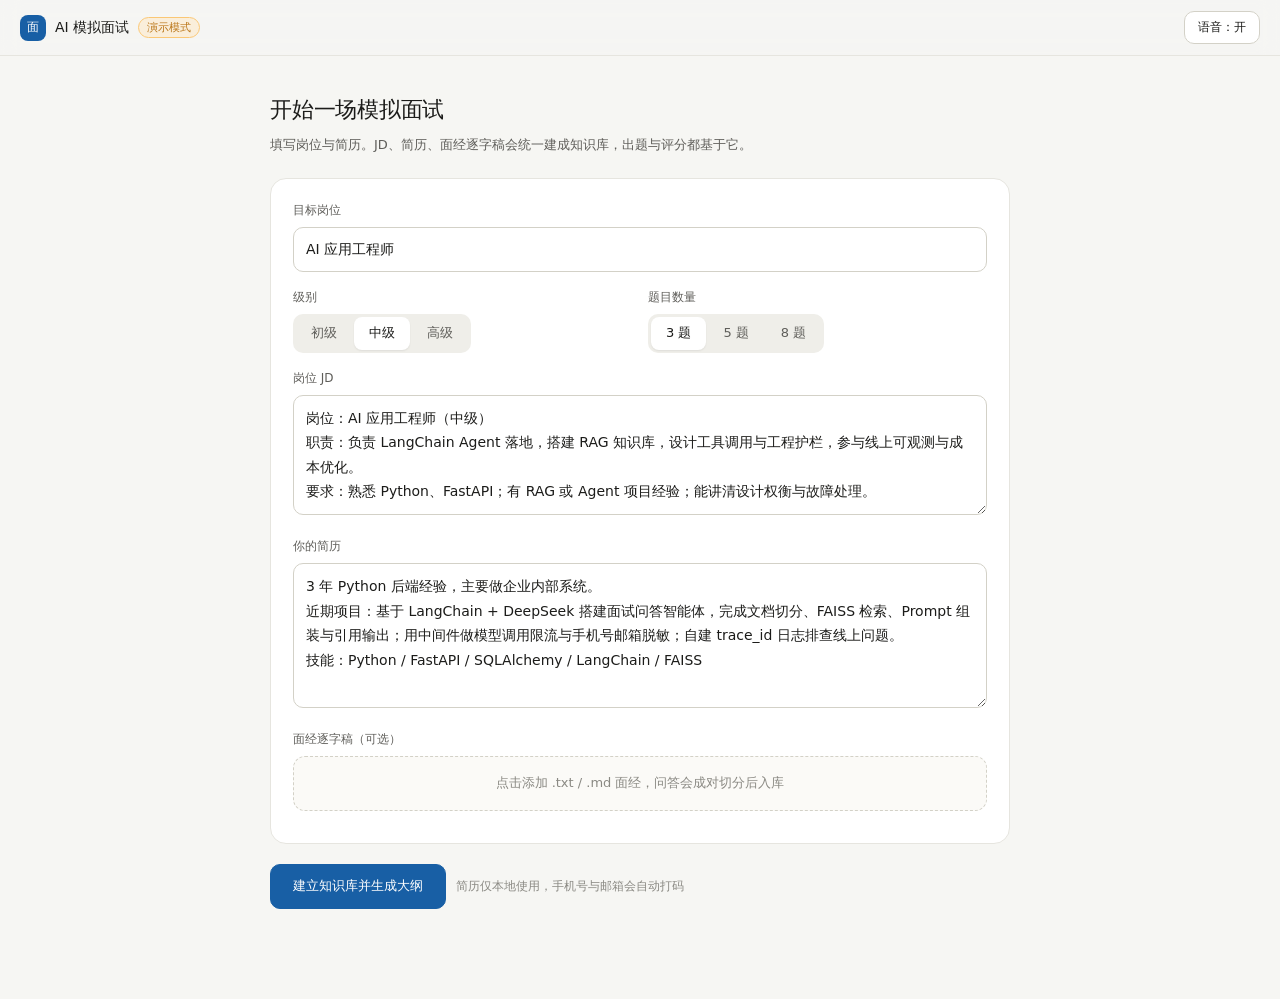
<file: demo/index.html>
<!DOCTYPE html>
<html lang="zh-CN">
<head>
<meta charset="utf-8">
<meta name="viewport" content="width=device-width, initial-scale=1">
<title>AI 模拟面试 · 功能演示</title>
<style>
:root{
  --bg:#F6F6F3; --surface:#fff; --line:#E6E5DF; --line2:#D3D1C7; --line3:#EFEEE9;
  --ink:#1C1C1A; --ink2:#5F5E5A; --ink3:#8A8983;
  --blue:#185FA5; --blue2:#042C53; --bluebg:#E6F1FB; --blueline:#B5D4F4;
  --teal:#1D9E75; --tealbg:#E1F5EE; --teald:#085041; --teall:#0F6E56;
  --amber:#BA7517; --amberbg:#FAEEDA;
  --red:#A32D2D; --redbg:#FCEBEB;
}
*{box-sizing:border-box}
html,body{margin:0;padding:0}
body{
  background:var(--bg); color:var(--ink); font-size:14px; line-height:1.6;
  font-family:"PingFang SC","Microsoft YaHei",system-ui,-apple-system,"Segoe UI",sans-serif;
  -webkit-font-smoothing:antialiased;
}
h1{font-size:22px;font-weight:500;margin:0 0 8px;letter-spacing:-.01em}
h3{font-size:15px;font-weight:500;margin:26px 0 12px}
.sub{color:var(--ink2);font-size:13px;margin:0}
.topbar{position:sticky;top:0;z-index:60;height:56px;display:flex;align-items:center;justify-content:space-between;
  padding:0 20px;background:rgba(246,246,243,.9);backdrop-filter:blur(10px);border-bottom:1px solid var(--line)}
.brand{display:flex;align-items:center;gap:9px;font-weight:500}
.logo{width:26px;height:26px;border-radius:8px;background:var(--blue);color:#fff;display:grid;place-items:center;font-size:12px}
.demo-badge{font-size:11px;color:var(--amber);background:var(--amberbg);border:1px solid #FAC775;padding:1px 8px;border-radius:999px;font-weight:400}
.screen{display:none}
.screen.active{display:block;animation:fade .35s ease}
@keyframes fade{from{opacity:0;transform:translateY(6px)}to{opacity:1;transform:none}}
.wrap{max-width:780px;margin:0 auto;padding:36px 20px 90px}
.card{background:var(--surface);border:1px solid var(--line);border-radius:16px;padding:22px}
.field{margin-bottom:16px}
.field>label{display:block;font-size:12px;color:var(--ink2);margin-bottom:7px}
.two{display:flex;gap:16px;flex-wrap:wrap}
.two>.field{flex:1;min-width:200px}
input[type=text],textarea{width:100%;border:1px solid var(--line2);border-radius:10px;padding:10px 12px;
  font:inherit;color:var(--ink);background:#fff;outline:none;transition:border-color .15s,box-shadow .15s}
input[type=text]:focus,textarea:focus{border-color:var(--blue);box-shadow:0 0 0 3px rgba(24,95,165,.1)}
textarea{resize:vertical;line-height:1.75}
.seg{display:inline-flex;background:var(--line3);border-radius:10px;padding:3px;gap:2px}
.seg button{border:0;background:transparent;padding:6px 15px;border-radius:8px;font:inherit;font-size:13px;color:var(--ink2);cursor:pointer}
.seg button.on{background:#fff;color:var(--ink);box-shadow:0 1px 2px rgba(0,0,0,.07)}
.btn{border:1px solid var(--line2);background:#fff;color:var(--ink);padding:9px 18px;border-radius:10px;
  font:inherit;font-size:13px;cursor:pointer;transition:all .15s}
.btn:hover{border-color:var(--ink3)}
.btn.primary{background:var(--blue);border-color:var(--blue);color:#fff}
.btn.primary:hover{background:#14508c;border-color:#14508c}
.btn:disabled{opacity:.4;cursor:not-allowed}
.btn.ghost{border-color:transparent;background:transparent;color:var(--blue);padding:5px 10px}
.btn.ghost:hover{background:var(--bluebg)}
.drop{border:1px dashed var(--line2);border-radius:12px;padding:16px;text-align:center;color:var(--ink3);
  font-size:13px;cursor:pointer;background:#FBFAF7;transition:all .15s}
.drop:hover{border-color:var(--blue);color:var(--blue)}
.tag{display:inline-block;font-size:11px;padding:2px 8px;border-radius:999px;background:var(--tealbg);
  color:var(--teald);border:1px solid #9FE1CB;line-height:1.7}
.tag.blue{background:var(--bluebg);color:var(--blue2);border-color:var(--blueline)}
.tag.gray{background:var(--line3);color:var(--ink2);border-color:var(--line2)}
.step{display:flex;gap:12px;align-items:center;padding:9px 0;font-size:13px;color:var(--ink3);transition:color .3s}
.step.done{color:var(--ink)}
.step.on{color:var(--blue)}
.step .dot{width:18px;height:18px;border-radius:50%;border:1px solid var(--line2);display:grid;
  place-items:center;font-size:10px;flex:0 0 auto;transition:all .3s}
.step.on .dot{border-color:var(--blue);color:var(--blue);animation:pulse 1s infinite}
.step.done .dot{background:var(--teal);border-color:var(--teal);color:#fff}
@keyframes pulse{50%{opacity:.4}}
.bar{height:4px;background:var(--line3);border-radius:999px;overflow:hidden;margin-top:8px}
.bar>i{display:block;height:100%;width:0;background:var(--blue);transition:width .5s ease}
.qcard{background:#fff;border:1px solid var(--line);border-radius:14px;padding:18px 20px;display:flex;gap:16px}
.qcard .idx{width:26px;height:26px;border-radius:8px;background:var(--bg);border:1px solid var(--line);
  display:grid;place-items:center;font-size:12px;color:var(--ink2);flex:0 0 auto}
.qcard .body{flex:1;min-width:0}
.qcard .meta{display:flex;gap:8px;align-items:center;margin-bottom:9px;flex-wrap:wrap}
.qcard p{margin:0;font-size:14px;line-height:1.75}
.dots{display:inline-flex;gap:3px}
.dots i{width:5px;height:5px;border-radius:50%;background:var(--line2);display:block}
.dots i.f{background:var(--amber)}
.room{max-width:1080px;margin:0 auto;padding:20px 20px 30px;display:grid;
  grid-template-columns:264px 1fr;gap:22px;align-items:start}
.side{position:sticky;top:76px;display:flex;flex-direction:column;gap:14px}
.side .card{padding:16px}
.side h4{margin:0 0 10px;font-size:12px;color:var(--ink3);font-weight:500}
.pitem{display:flex;gap:9px;align-items:center;font-size:13px;color:var(--ink3);padding:6px 0}
.pitem .n{width:18px;height:18px;border-radius:50%;border:1px solid var(--line2);display:grid;
  place-items:center;font-size:10px;flex:0 0 auto;transition:all .25s}
.pitem.on{color:var(--ink);font-weight:500}
.pitem.on .n{border-color:var(--blue);color:var(--blue)}
.pitem.done .n{background:var(--teal);border-color:var(--teal);color:#fff}
.pitem.done{color:var(--ink2)}
.kv{font-size:12px;color:var(--ink2);line-height:2}
.kv b{color:var(--ink);font-weight:500}
.stages{display:flex;gap:6px;flex-wrap:wrap;margin-bottom:16px}
.pill{font-size:11px;padding:3px 9px;border-radius:999px;background:var(--line3);color:var(--ink3);transition:all .25s}
.pill.on{background:var(--blue);color:#fff}
.pill.done{background:var(--tealbg);color:var(--teald)}
.chat{display:flex;flex-direction:column;gap:14px}
.row{display:flex;gap:10px;align-items:flex-start;max-width:92%}
.row.me{align-self:flex-end;flex-direction:row-reverse}
.avatar{width:28px;height:28px;border-radius:9px;background:var(--blue);color:#fff;display:grid;
  place-items:center;font-size:11px;flex:0 0 auto}
.avatar.mine{background:var(--teal)}
.bubble{background:#fff;border:1px solid var(--line);border-radius:4px 14px 14px 14px;padding:12px 15px;
  font-size:14px;line-height:1.8;word-break:break-word}
.row.me .bubble{background:var(--bluebg);border-color:var(--blueline);border-radius:14px 4px 14px 14px}
.sysline{align-self:center;font-size:12px;color:var(--ink3);display:flex;align-items:center;gap:8px}
.chunks{margin-top:11px;background:#FAFAF7;border:1px dashed var(--line2);border-radius:10px;padding:9px 12px}
.chunks .hd{font-size:11px;color:var(--ink3);cursor:pointer;user-select:none}
.chunks .ck{font-size:12px;color:var(--ink2);line-height:1.7;padding:3px 0 3px 10px;border-left:2px solid var(--teal);margin-top:6px}
.chunks.fold .ck{display:none}
.wave{display:inline-flex;align-items:center;gap:2px;height:16px}
.wave i{width:3px;height:5px;border-radius:2px;background:var(--ink3);display:block}
.wave.on i{animation:jump .9s ease-in-out infinite}
.wave.blue i{background:var(--blue)}
.wave.teal i{background:var(--teal)}
@keyframes jump{0%,100%{height:5px}50%{height:15px}}
.composer{position:sticky;bottom:0;padding:16px 0 18px;background:linear-gradient(to top,var(--bg) 62%,rgba(246,246,243,0))}
.composer .box{background:#fff;border:1px solid var(--line2);border-radius:14px;padding:10px 12px;transition:border-color .15s}
.composer .box:focus-within{border-color:var(--blue)}
.composer textarea{border:0;padding:2px 0;resize:none;min-height:54px;box-shadow:none!important;font-size:14px}
.composer .bar2{display:flex;justify-content:space-between;align-items:center;gap:10px;margin-top:6px}
.iconbtn{display:inline-flex;align-items:center;gap:7px;border:1px solid var(--line2);background:#fff;
  border-radius:999px;padding:7px 14px;font:inherit;font-size:13px;color:var(--ink2);cursor:pointer;transition:all .15s;user-select:none}
.iconbtn:hover:not(:disabled){border-color:var(--ink3)}
.iconbtn:disabled{opacity:.45;cursor:not-allowed}
.iconbtn.rec{background:var(--redbg);border-color:#F7C1C1;color:var(--red)}
.scorebig{font-size:54px;font-weight:500;line-height:1;letter-spacing:-.03em}
.grid2{display:grid;grid-template-columns:1fr 1fr;gap:16px}
.dim{margin-bottom:13px}
.dim .l{display:flex;justify-content:space-between;font-size:12px;color:var(--ink2);margin-bottom:5px}
.dim .b{height:6px;background:var(--line3);border-radius:999px;overflow:hidden}
.dim .b>i{display:block;height:100%;background:var(--blue);border-radius:999px;width:0;transition:width .8s ease}
.acc{border:1px solid var(--line);border-radius:12px;background:#fff;overflow:hidden;margin-bottom:10px}
.acc .h{display:flex;justify-content:space-between;align-items:center;gap:12px;padding:14px 16px;cursor:pointer;font-size:13px}
.acc .h .t{flex:1;min-width:0;overflow:hidden;text-overflow:ellipsis;white-space:nowrap}
.acc .c{padding:0 16px 16px;font-size:13px;color:var(--ink2);line-height:1.85;display:none;border-top:1px dashed transparent}
.acc.open .c{display:block}
.acc .c .lb{font-size:11px;color:var(--ink3);margin:10px 0 3px}
.acc .c .q{color:var(--ink)}
.list{margin:0;padding-left:18px;font-size:13px;line-height:1.95;color:var(--ink2)}
.toast{position:fixed;left:50%;bottom:26px;transform:translate(-50%,10px);background:#2C2C2A;color:#fff;
  font-size:13px;padding:10px 16px;border-radius:10px;opacity:0;pointer-events:none;transition:all .25s;z-index:99}
.toast.on{opacity:1;transform:translate(-50%,0)}
@media(max-width:880px){
  .room{grid-template-columns:1fr}
  .side{position:static;order:2}
  .grid2{grid-template-columns:1fr}
  .row{max-width:100%}
}
</style>
</head>
<body>

<header class="topbar">
  <div class="brand">
    <div class="logo">面</div>
    <span>AI 模拟面试</span>
    <span class="demo-badge">演示模式</span>
  </div>
  <button class="btn" id="btnVoice" style="padding:6px 13px;font-size:12px">语音：开</button>
</header>

<main>

<section id="screen-setup" class="screen active">
  <div class="wrap">
    <h1>开始一场模拟面试</h1>
    <p class="sub">填写岗位与简历。JD、简历、面经逐字稿会统一建成知识库，出题与评分都基于它。</p>

    <div class="card" style="margin-top:22px">
      <div class="field">
        <label>目标岗位</label>
        <input type="text" id="jobTitle" value="AI 应用工程师">
      </div>

      <div class="two">
        <div class="field">
          <label>级别</label>
          <div class="seg" data-seg="level">
            <button>初级</button><button class="on">中级</button><button>高级</button>
          </div>
        </div>
        <div class="field">
          <label>题目数量</label>
          <div class="seg" data-seg="count">
            <button class="on">3 题</button><button>5 题</button><button>8 题</button>
          </div>
        </div>
      </div>

      <div class="field">
        <label>岗位 JD</label>
        <textarea id="jobJd" rows="4">岗位：AI 应用工程师（中级）
职责：负责 LangChain Agent 落地，搭建 RAG 知识库，设计工具调用与工程护栏，参与线上可观测与成本优化。
要求：熟悉 Python、FastAPI；有 RAG 或 Agent 项目经验；能讲清设计权衡与故障处理。</textarea>
      </div>

      <div class="field">
        <label>你的简历</label>
        <textarea id="jobResume" rows="5">3 年 Python 后端经验，主要做企业内部系统。
近期项目：基于 LangChain + DeepSeek 搭建面试问答智能体，完成文档切分、FAISS 检索、Prompt 组装与引用输出；用中间件做模型调用限流与手机号邮箱脱敏；自建 trace_id 日志排查线上问题。
技能：Python / FastAPI / SQLAlchemy / LangChain / FAISS</textarea>
      </div>

      <div class="field" style="margin-bottom:8px">
        <label>面经逐字稿（可选）</label>
        <div class="drop" id="drop">点击添加 .txt / .md 面经，问答会成对切分后入库</div>
        <div id="fileList" style="margin-top:10px"></div>
      </div>
    </div>

    <div style="display:flex;gap:10px;margin-top:20px;align-items:center">
      <button class="btn primary" id="btnBuild" style="padding:11px 22px">建立知识库并生成大纲</button>
      <span style="font-size:12px;color:var(--ink3)">简历仅本地使用，手机号与邮箱会自动打码</span>
    </div>
  </div>
</section>

<section id="screen-ingest" class="screen">
  <div class="wrap">
    <h1>正在构建知识库</h1>
    <p class="sub">三类资料统一清洗、切分、打标后写入向量索引。</p>
    <div class="card" style="margin-top:22px">
      <div id="steps"></div>
      <div class="bar"><i id="ingbar"></i></div>
    </div>
  </div>
</section>

<section id="screen-plan" class="screen">
  <div class="wrap">
    <h1>面试大纲</h1>
    <p class="sub" id="planSub"></p>
    <div id="planList" style="display:flex;flex-direction:column;gap:12px;margin-top:20px"></div>
    <div style="display:flex;gap:10px;margin-top:22px">
      <button class="btn primary" id="btnStart" style="padding:11px 22px">开始面试</button>
      <button class="btn" id="btnBack">返回修改</button>
    </div>
  </div>
</section>

<section id="screen-room" class="screen">
  <div class="room">
    <aside class="side">
      <div class="card">
        <h4>面试进度</h4>
        <div id="progressList"></div>
      </div>
      <div class="card">
        <h4>知识库</h4>
        <div class="kv">
          <div>已索引 <b>42</b> 个片段</div>
          <div>来源 JD · 简历 · 逐字稿</div>
          <div>召回 TopK=3 · 按来源加权</div>
          <div>评分 Rubric <b>4 维</b> / 100 分</div>
        </div>
      </div>
    </aside>

    <div>
      <div class="stages" id="stagePills"></div>
      <div class="chat" id="chat"></div>

      <div class="composer">
        <div class="box">
          <textarea id="answerInput" placeholder="输入你的回答，或点右侧「按住说话」"></textarea>
          <div class="bar2">
            <div id="statusText" style="display:flex;align-items:center;gap:8px;font-size:12px;color:var(--ink3);min-height:20px"></div>
            <div style="display:flex;gap:8px;align-items:center">
              <button class="iconbtn" id="btnMic" disabled>按住说话</button>
              <button class="btn primary" id="btnSubmit" disabled>提交回答</button>
            </div>
          </div>
        </div>
      </div>
    </div>
  </div>
</section>

<section id="screen-report" class="screen">
  <div class="wrap" style="max-width:900px">
    <h1>面试报告</h1>
    <p class="sub" id="reportSub"></p>

    <div class="card" style="margin-top:20px;display:grid;grid-template-columns:180px 1fr;gap:26px;align-items:center">
      <div>
        <div class="scorebig" id="totalScore">0</div>
        <div style="font-size:12px;color:var(--ink3);margin-top:4px">总分 / 100</div>
        <div style="margin-top:12px"><span class="tag" id="gradeTag">—</span></div>
      </div>
      <div id="radarBox" style="display:flex;justify-content:center"></div>
    </div>

    <div class="grid2" style="margin-top:16px">
      <div class="card">
        <h4 style="margin:0 0 14px;font-size:12px;color:var(--ink3);font-weight:500">维度得分</h4>
        <div id="dimBox"></div>
      </div>
      <div class="card">
        <h4 style="margin:0 0 12px;font-size:12px;color:var(--ink3);font-weight:500">本次亮点</h4>
        <ul class="list">
          <li>能区分「召回问题」与「生成问题」，排查有明确顺序</li>
          <li>对中间件的定位准确：护栏，而不是功能</li>
          <li>提到用固定样本测召回命中率，有工程意识</li>
        </ul>
      </div>
    </div>

    <h3>逐题明细</h3>
    <div id="accList"></div>

    <div class="grid2" style="margin-top:6px">
      <div class="card">
        <h4 style="margin:0 0 12px;font-size:12px;color:var(--ink3);font-weight:500">主要短板</h4>
        <ul class="list">
          <li>结论多停留在「我觉得」，缺少可量化指标</li>
          <li>限流触发后的降级策略没讲清，只说了「限制」</li>
        </ul>
      </div>
      <div class="card">
        <h4 style="margin:0 0 12px;font-size:12px;color:var(--ink3);font-weight:500">学习路径</h4>
        <ul class="list">
          <li>给 RAG 建 20 条评估集，算命中率与 MRR</li>
          <li>把「触发 → 降级 → 告警」写成一条链路讲一遍</li>
          <li>补一版 trace 字段设计，说清每类事件记什么</li>
        </ul>
      </div>
    </div>

    <div style="display:flex;gap:10px;margin-top:24px">
      <button class="btn primary" id="btnExport">导出报告</button>
      <button class="btn" id="btnRestart">再来一场</button>
    </div>
  </div>
</section>

</main>

<div class="toast" id="toast"></div>

<script>
const $ = s => document.querySelector(s);
const $$ = s => Array.from(document.querySelectorAll(s));
const sleep = ms => new Promise(r => setTimeout(r, ms));

let VOICE_ON = true;
let plan = [];
let cur = 0;
let probed = false;
let answers = [];
let results = [];

const STAGE_ORDER = ['SETUP','PLANNING','ASKING','PROBING','SCORING','REPORT'];
const STAGE_CN = {SETUP:'配置面试',PLANNING:'生成大纲',ASKING:'出题提问',PROBING:'追问深挖',SCORING:'逐题评分',REPORT:'全场报告'};

const QUESTIONS = [
  {
    dim: 'RAG · 工程化', level: 2,
    variants: [
      '你简历里写了用 LangChain 做过面试问答的 RAG 项目。如果同一份简历问答经常召回不到正确片段，你会怎么排查是召回的问题还是生成的问题？',
      '假设线上用户反馈「回答答非所问」，在你的 RAG 系统里，你会按什么顺序定位问题？'
    ],
    probe: '你提到要区分召回和生成。那如果召回片段是对的、模型却答偏了，你下一步是改 Prompt 还是换模型？依据是什么？',
    chunks: [
      '[题库] chunk_size 过大时单块语义被平均，向量区分度下降，表现为「召回了但答偏」。',
      '[逐字稿] 排查顺序：先看 TOOL_CALL 里的召回片段是否相关，再看 Prompt 是否把片段正确拼接。',
      '[题库] 常见失效场景：口语化提问、专有名词、跨文档多跳问题。'
    ],
    answer: '我先看召回片段本身对不对。如果 TopK 回来的片段和问题根本不相关，那是切分粒度或 embedding 的问题；如果片段是对的但模型答偏了，问题就在 Prompt 约束和上下文拼接顺序。我一般会把 trace 里 TOOL_CALL 的召回结果打出来对照。',
    score: {acc:22, depth:20, struct:19, fit:19},
    feedback: '思路正确，把「召回问题」和「生成问题」分开定位是关键。但没给可量化的验证方式，结论偏主观。',
    must: ['补一个可量化的召回命中率指标', '说明你会用哪批样本做对照实验']
  },
  {
    dim: 'Agent · 护栏', level: 2,
    variants: [
      '你在项目里给 Agent 加了中间件。能说说 Agent 在什么情况下必须要护栏？你的限流具体在防什么？',
      '如果让你给一个已经上线的 Agent 加三道护栏，你会加哪三道？为什么是这三道？'
    ],
    probe: '限流真的触发之后，你是让 Agent 直接报错，还是优雅收尾？为什么这么选？',
    chunks: [
      '[笔记] 企业级 Agent 流程：用户输入 → 中间件（限制/审核/兜底）→ Agent 核心 → 中间件（校验/打码/终止）→ 输出。',
      '[题库] 模型调用限流防死循环，工具调用限流防成本失控与第三方封号。',
      '[逐字稿] 面试官追问点：护栏触发了，业务上是报错、降级还是转人工。'
    ],
    answer: '中间件本质是给 Agent 加护栏，不是加功能。我项目里的限流主要防两件事：一是模型调用死循环，用户一直说「再详细点」，Agent 会反复调工具；二是工具被刷，检索接口一次请求被调十几次，成本和下游压力都顶不住。',
    score: {acc:21, depth:19, struct:18, fit:18},
    feedback: '对护栏的定位准确。但只讲了「限制」，没讲「触发之后怎么办」，这是面试官一定会追的点。',
    must: ['说清限流触发后的降级动作', '补一句如何把触发事件做到可观测']
  },
  {
    dim: 'RAG · 参数', level: 1,
    variants: [
      'RAG 里的 chunk_size 和 overlap 你会怎么调？为什么不是越大越好？',
      '如果检索结果总是差一点，你会先动 chunk 还是先动 TopK？为什么？'
    ],
    probe: '你说要用固定问题集测召回，那这个测试集你会怎么构造？多少条够用？',
    chunks: [
      '[题库] chunk_size 太小会切断语义，太大会混入无关内容导致向量被平均。',
      '[题库] overlap 一般取 chunk_size 的 10%–15%，避免关键信息正好被切在边界。',
      '[逐字稿] 调参要有评估集，否则只是感觉变好了。'
    ],
    answer: 'chunk_size 不是越大越好。太大一个问题会混进很多无关内容，向量被平均掉、检索不准；太小又会被切断，语义不完整。我一般从 400 到 600 起步，overlap 取 10% 到 15%，然后用固定的一批问题去测召回命中率，再往上调。',
    score: {acc:20, depth:17, struct:18, fit:17},
    feedback: '参数区间给得合理，也提到要用评估集。但没说测试集怎么来、多少条够，深度还差一层。',
    must: ['说清评估集的构造方式与规模', '给出一个你实际调参前后的对比数字']
  }
];

function toast(msg){
  const t = $('#toast');
  t.textContent = msg;
  t.classList.add('on');
  clearTimeout(t._t);
  t._t = setTimeout(() => t.classList.remove('on'), 2200);
}

function show(id){
  $$('.screen').forEach(e => e.classList.remove('active'));
  $('#' + id).classList.add('active');
  window.scrollTo({top:0, behavior:'smooth'});
}

function speak(text){
  if(!VOICE_ON || !('speechSynthesis' in window)) return;
  try{
    window.speechSynthesis.cancel();
    setTimeout(() => {
      try{
        const u = new SpeechSynthesisUtterance(text);
        u.lang = 'zh-CN';
        u.rate = 1.06;
        u.pitch = 1;
        window.speechSynthesis.speak(u);
      }catch(e){}
    }, 80);
  }catch(e){}
}
function stopSpeak(){
  try{ window.speechSynthesis.cancel(); }catch(e){}
}

$('#btnVoice').addEventListener('click', e => {
  VOICE_ON = !VOICE_ON;
  e.currentTarget.textContent = '语音：' + (VOICE_ON ? '开' : '关');
  if(!VOICE_ON) stopSpeak();
});

/* ---------- 配置页 ---------- */
$$('.seg').forEach(seg => {
  seg.addEventListener('click', e => {
    const b = e.target.closest('button');
    if(!b) return;
    seg.querySelectorAll('button').forEach(x => x.classList.remove('on'));
    b.classList.add('on');
  });
});

let files = [];
$('#drop').addEventListener('click', () => {
  files.push('面经-某厂二面.txt · 已解析 18 轮问答');
  $('#fileList').innerHTML = files.map(f =>
    `<div style="display:inline-flex;align-items:center;gap:8px;font-size:12px;color:var(--ink2);
     background:#fff;border:1px solid var(--line);border-radius:999px;padding:5px 12px;margin:0 8px 8px 0">
     <span class="tag">逐字稿</span>${f}</div>`).join('');
  toast('已添加面经：问答将成对切分后入库');
});

$('#btnBuild').addEventListener('click', () => {
  const cnt = $('.seg[data-seg=count] button.on').textContent.trim();
  if(cnt !== '3 题') toast('演示模式只用 3 题跑完整流程');
  show('screen-ingest');
  runIngest();
});

/* ---------- 建库 ---------- */
const INGEST_STEPS = [
  '解析文档 · JD / 简历 / 逐字稿',
  '清洗与脱敏 · 手机号、邮箱打码 2 处',
  '分块打标 · 共 42 个片段',
  '向量化入库 · bge-small-zh · 384 维'
];

async function runIngest(){
  const box = $('#steps');
  box.innerHTML = INGEST_STEPS.map((s, i) =>
    `<div class="step" id="st${i}"><span class="dot">${i+1}</span><span>${s}</span></div>`).join('');
  $('#ingbar').style.width = '0%';

  for(let i = 0; i < INGEST_STEPS.length; i++){
    const el = $('#st' + i);
    el.classList.add('on');
    await sleep(700);
    el.classList.remove('on');
    el.classList.add('done');
    el.querySelector('.dot').textContent = '✓';
    $('#ingbar').style.width = ((i + 1) / INGEST_STEPS.length * 100) + '%';
  }
  await sleep(450);
  buildPlan();
  show('screen-plan');
}

/* ---------- 大纲 ---------- */
function buildPlan(){
  plan = QUESTIONS.map(q => Object.assign({}, q, {v: 0}));
  renderPlan();
}

function renderPlan(){
  $('#planSub').textContent = '共 ' + plan.length + ' 题 · 覆盖 RAG / Agent / 参数调优 · 预计 12 分钟 · 可换题后再开始';
  $('#planList').innerHTML = plan.map((q, i) => `
    <div class="qcard">
      <div class="idx">${i+1}</div>
      <div class="body">
        <div class="meta">
          <span class="tag">${q.dim}</span>
          <span style="font-size:11px;color:var(--ink3)">难度</span>
          <span class="dots"><i class="f"></i><i class="${q.level>1?'f':''}"></i><i class="${q.level>2?'f':''}"></i></span>
        </div>
        <p id="qt${i}">${q.variants[q.v]}</p>
        <div class="acts">
          <button class="btn ghost" data-swap="${i}">换一题</button>
        </div>
      </div>
    </div>`).join('');
}

$('#planList').addEventListener('click', e => {
  const b = e.target.closest('[data-swap]');
  if(!b) return;
  const i = Number(b.dataset.swap);
  plan[i].v = plan[i].v === 0 ? 1 : 0;
  $('#qt' + i).textContent = plan[i].variants[plan[i].v];
  toast('已换一题');
});

$('#btnBack').addEventListener('click', () => show('screen-setup'));

/* ---------- 面试 ---------- */
function setStage(s){
  const idx = STAGE_ORDER.indexOf(s);
  $('#stagePills').innerHTML = STAGE_ORDER.map((k, i) => {
    const cls = i < idx ? 'done' : (i === idx ? 'on' : '');
    return `<span class="pill ${cls}">${STAGE_CN[k]}</span>`;
  }).join('');
}

function markProgress(){
  $('#progressList').innerHTML = plan.map((q, i) => {
    const st = i < cur ? 'done' : (i === cur ? 'on' : '');
    return `<div class="pitem ${st}"><span class="n">${i < cur ? '✓' : i+1}</span><span>${q.dim}</span></div>`;
  }).join('');
}

function scrollEnd(){
  window.scrollTo({top: document.body.scrollHeight, behavior:'smooth'});
}

function addAi(){
  const row = document.createElement('div');
  row.className = 'row';
  row.innerHTML = `<div class="avatar">面</div><div class="bubble"><div class="txt"></div><div class="ckbox"></div></div>`;
  $('#chat').appendChild(row);
  scrollEnd();
  return {txt: row.querySelector('.txt'), ck: row.querySelector('.ckbox')};
}

function addUser(text){
  const row = document.createElement('div');
  row.className = 'row me';
  row.innerHTML = `<div class="avatar mine">我</div><div class="bubble"></div>`;
  row.querySelector('.bubble').textContent = text;
  $('#chat').appendChild(row);
  scrollEnd();
}

function addSys(text){
  const d = document.createElement('div');
  d.className = 'sysline';
  d.innerHTML = `<span class="wave blue on" id="w_sys"></span><span>${text}</span>`;
  $('#chat').appendChild(d);
  fillWave(d.querySelector('.wave'));
  scrollEnd();
  return d;
}

function fillWave(el, n){
  n = n || 12;
  el.innerHTML = Array.from({length: n}, (_, i) =>
    `<i style="animation-delay:${(i * 0.07).toFixed(2)}s"></i>`).join('');
}

async function typeText(el, text){
  el.textContent = '';
  for(let i = 0; i < text.length; i++){
    el.textContent += text[i];
    if(i % 2 === 0) scrollEnd();
    await sleep(15);
  }
}

function chunksHTML(list){
  return `<div class="chunks">
    <div class="hd">召回依据 · TopK=3（点击折叠）</div>
    ${list.map(c => `<div class="ck">${c}</div>`).join('')}
  </div>`;
}

$('#chat').addEventListener('click', e => {
  const hd = e.target.closest('.chunks .hd');
  if(hd) hd.parentElement.classList.toggle('fold');
});

function setEnabled(on){
  $('#btnMic').disabled = !on;
  $('#btnSubmit').disabled = !on;
  $('#answerInput').disabled = !on;
  if(on) $('#answerInput').focus();
}

function setStatus(html){
  $('#statusText').innerHTML = html;
}

async function askQuestion(){
  const q = plan[cur];
  probed = false;
  setStage('ASKING');
  markProgress();

  const b = addAi();
  const text = q.variants[q.v];
  speak(text);
  await typeText(b.txt, text);
  b.ck.innerHTML = chunksHTML(q.chunks);

  setEnabled(true);
  setStatus('<span style="color:var(--ink3)">轮到你回答 · 可直接输入，或按住「按住说话」</span>');
  scrollEnd();
}

$('#btnStart').addEventListener('click', async () => {
  cur = 0; probed = false; answers = []; results = [];
  $('#chat').innerHTML = '';
  show('screen-room');
  markProgress();
  setStage('ASKING');
  await sleep(400);
  askQuestion();
});

$('#btnSubmit').addEventListener('click', submitAnswer);
$('#answerInput').addEventListener('keydown', e => {
  if(e.key === 'Enter' && (e.ctrlKey || e.metaKey)) submitAnswer();
});

async function submitAnswer(){
  const ta = $('#answerInput');
  const val = ta.value.trim();
  if(!val){ toast('请先输入或说一段回答'); return; }

  addUser(val);
  answers.push(val);
  ta.value = '';
  setEnabled(false);
  setStatus('');

  const q = plan[cur];

  if(!probed && q.probe){
    probed = true;
    setStage('PROBING');
    await sleep(480);
    const b = addAi();
    speak(q.probe);
    await typeText(b.txt, q.probe);
    setEnabled(true);
    setStatus('<span style="color:var(--ink3)">追问 1/1 · 回答后进入评分</span>');
    scrollEnd();
    return;
  }

  await scoring();
}

async function scoring(){
  setStage('SCORING');
  setEnabled(false);
  const s = addSys('本题评分中 · 四维 rubric 比对与要点校验');
  await sleep(1400);
  s.remove();

  const q = plan[cur];
  results.push({q: q, score: q.score, answer: answers[answers.length - 1], feedback: q.feedback, must: q.must});

  const done = document.createElement('div');
  done.className = 'sysline';
  done.textContent = '本题已评分并记录';
  $('#chat').appendChild(done);
  scrollEnd();

  cur++;
  markProgress();

  if(cur < plan.length){
    await sleep(700);
    askQuestion();
  }else{
    await sleep(700);
    showReport();
  }
}

/* ---------- 语音输入（模拟） ---------- */
let recording = false;
let recTimer = null;
let recSec = 0;

function startRec(){
  if($('#btnMic').disabled || recording) return;
  if(VOICE_ON) stopSpeak();
  recording = true;
  recSec = 0;
  const btn = $('#btnMic');
  btn.classList.add('rec');
  btn.textContent = '松开结束';
  setStatus('<span class="wave teal on" id="wrec"></span><span>正在录音 00:00</span>');
  fillWave($('#wrec'));
  recTimer = setInterval(() => {
    recSec++;
    const mm = String(Math.floor(recSec / 60)).padStart(2, '0');
    const ss = String(recSec % 60).padStart(2, '0');
    const el = $('#statusText');
    if(el) el.innerHTML = '<span class="wave teal on" id="wrec"></span><span>正在录音 ' + mm + ':' + ss + '</span>';
  }, 1000);
}

async function endRec(){
  if(!recording) return;
  recording = false;
  clearInterval(recTimer);
  const btn = $('#btnMic');
  btn.classList.remove('rec');
  btn.textContent = '按住说话';

  setStatus('<span class="wave teal on" id="wrec"></span><span>语音识别中…</span>');
  await sleep(800);

  const q = plan[cur];
  $('#answerInput').value = q.answer;
  setStatus('<span style="color:var(--teal)">识别完成 · 请确认或修改后提交（识别结果可能有误）</span>');
  $('#answerInput').focus();
}

$('#btnMic').addEventListener('mousedown', e => { e.preventDefault(); startRec(); });
document.addEventListener('mouseup', () => { if(recording) endRec(); });
$('#btnMic').addEventListener('touchstart', e => { e.preventDefault(); startRec(); }, {passive:false});
document.addEventListener('touchend', () => { if(recording) endRec(); });

/* ---------- 报告 ---------- */
function radarSVG(dims){
  const cx = 130, cy = 130, R = 92, n = dims.length;
  const pt = (i, r) => {
    const a = -Math.PI / 2 + i * 2 * Math.PI / n;
    return [cx + r * Math.cos(a), cy + r * Math.sin(a)];
  };
  let s = '';
  [0.25, 0.5, 0.75, 1].forEach(k => {
    const d = dims.map((_, i) => pt(i, R * k).join(',')).join(' ');
    s += `<polygon points="${d}" fill="none" stroke="#E6E5DF" stroke-width="1"/>`;
  });
  dims.forEach((_, i) => {
    const [x, y] = pt(i, R);
    s += `<line x1="${cx}" y1="${cy}" x2="${x}" y2="${y}" stroke="#E6E5DF" stroke-width="1"/>`;
  });
  const poly = dims.map((d, i) => pt(i, R * d.v / 100).join(',')).join(' ');
  s += `<polygon points="${poly}" fill="rgba(24,95,165,0.13)" stroke="#185FA5" stroke-width="1.5"/>`;
  dims.forEach((d, i) => {
    const [x, y] = pt(i, R * d.v / 100);
    s += `<circle cx="${x}" cy="${y}" r="3" fill="#185FA5"/>`;
    const [lx, ly] = pt(i, R + 26);
    s += `<text x="${lx}" y="${ly}" font-size="11" fill="#5F5E5A" text-anchor="middle" dominant-baseline="central">${d.label}</text>`;
  });
  return `<svg viewBox="0 0 260 260" width="260" height="260">${s}</svg>`;
}

function showReport(){
  setStage('REPORT');
  const cnt = results.length;
  const sum = results.reduce((a, r) => a + r.score.acc + r.score.depth + r.score.struct + r.score.fit, 0);
  const total = Math.round(sum / cnt);

  const dims = [
    {label:'正确性', key:'acc'},
    {label:'深度', key:'depth'},
    {label:'结构', key:'struct'},
    {label:'岗位匹配', key:'fit'}
  ];
  const dimAvg = dims.map(d => {
    const avg = results.reduce((a, r) => a + r.score[d.key], 0) / cnt;
    return {label: d.label, v: Math.round(avg / 25 * 100), raw: avg.toFixed(1)};
  });

  $('#totalScore').textContent = total;
  $('#gradeTag').textContent = total >= 85 ? 'A · 可直接进入二面' : (total >= 75 ? 'B · 基础扎实，深度待补' : 'C · 需重点补强');
  $('#reportSub').textContent = $('#jobTitle').value + ' · 中级 · ' + cnt + ' 题 · 用时 11 分 24 秒';
  $('#radarBox').innerHTML = radarSVG(dimAvg);

  $('#dimBox').innerHTML = dimAvg.map(d => `
    <div class="dim">
      <div class="l"><span>${d.label}</span><span>${d.raw} / 25</span></div>
      <div class="b"><i data-w="${d.v}"></i></div>
    </div>`).join('');

  $('#accList').innerHTML = results.map((r, i) => {
    const t = r.score.acc + r.score.depth + r.score.struct + r.score.fit;
    return `<div class="acc" data-acc="${i}">
      <div class="h">
        <span class="tag">${r.q.dim}</span>
        <span class="t">第 ${i+1} 题 · ${r.q.variants[r.q.v].slice(0, 24)}…</span>
        <span style="font-size:13px;color:var(--blue);font-weight:500">${t} 分</span>
      </div>
      <div class="c">
        <div class="lb">题目</div>
        <div class="q">${r.q.variants[r.q.v]}</div>
        <div class="lb">你的回答</div>
        <div>${r.answer}</div>
        <div class="lb">点评</div>
        <div>${r.feedback}</div>
        <div class="lb">必改项</div>
        <ul class="list">${r.must.map(m => `<li>${m}</li>`).join('')}</ul>
      </div>
    </div>`;
  }).join('');

  $$('#accList .acc').forEach(a => {
    a.querySelector('.h').addEventListener('click', () => a.classList.toggle('open'));
  });

  show('screen-report');

  setTimeout(() => {
    $$('#dimBox .b>i').forEach(i => { i.style.width = i.dataset.w + '%'; });
  }, 120);

  const first = $('#accList .acc');
  if(first) first.classList.add('open');
}

$('#btnExport').addEventListener('click', () => {
  toast('已生成「面试报告.md」· 演示环境不落盘');
});

$('#btnRestart').addEventListener('click', () => {
  stopSpeak();
  cur = 0; probed = false; answers = []; results = [];
  $('#chat').innerHTML = '';
  show('screen-setup');
});

/* 初始化 */
setStage('SETUP');
</script>
</body>
</html>
</file>
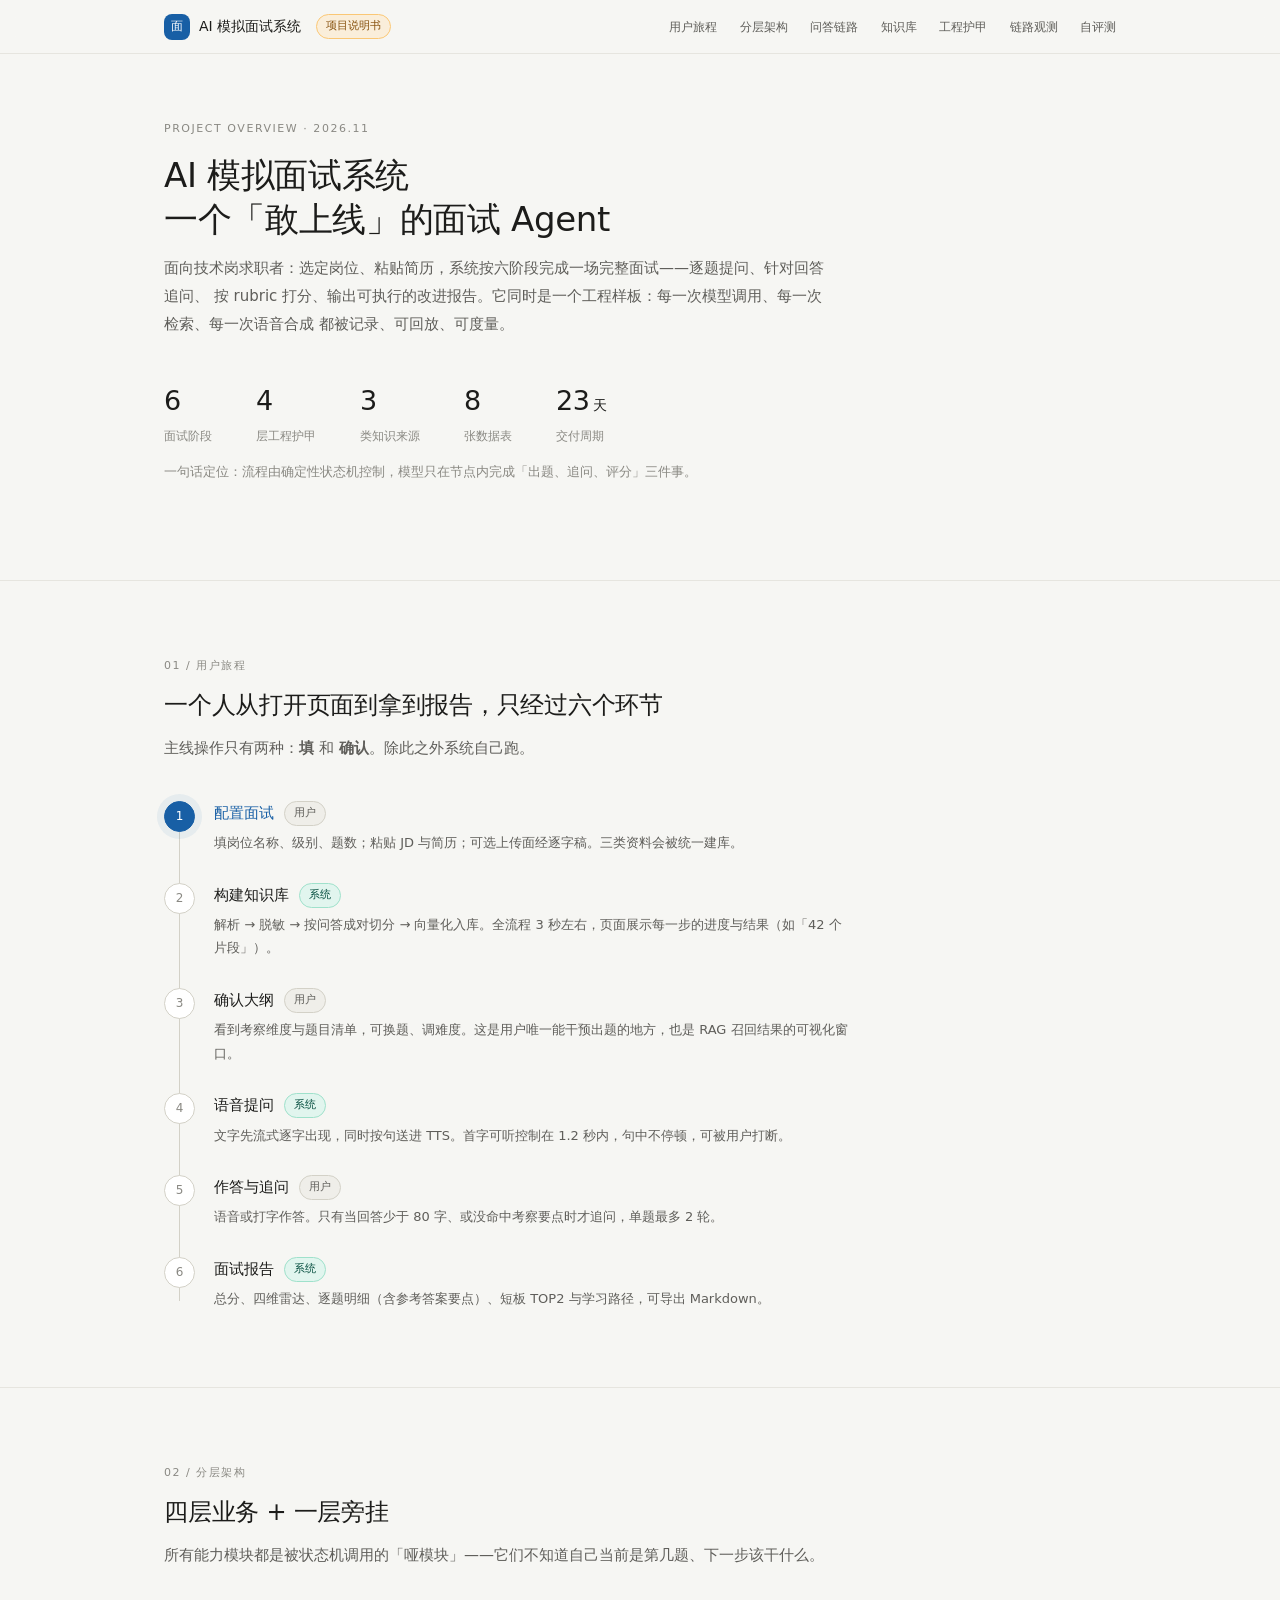
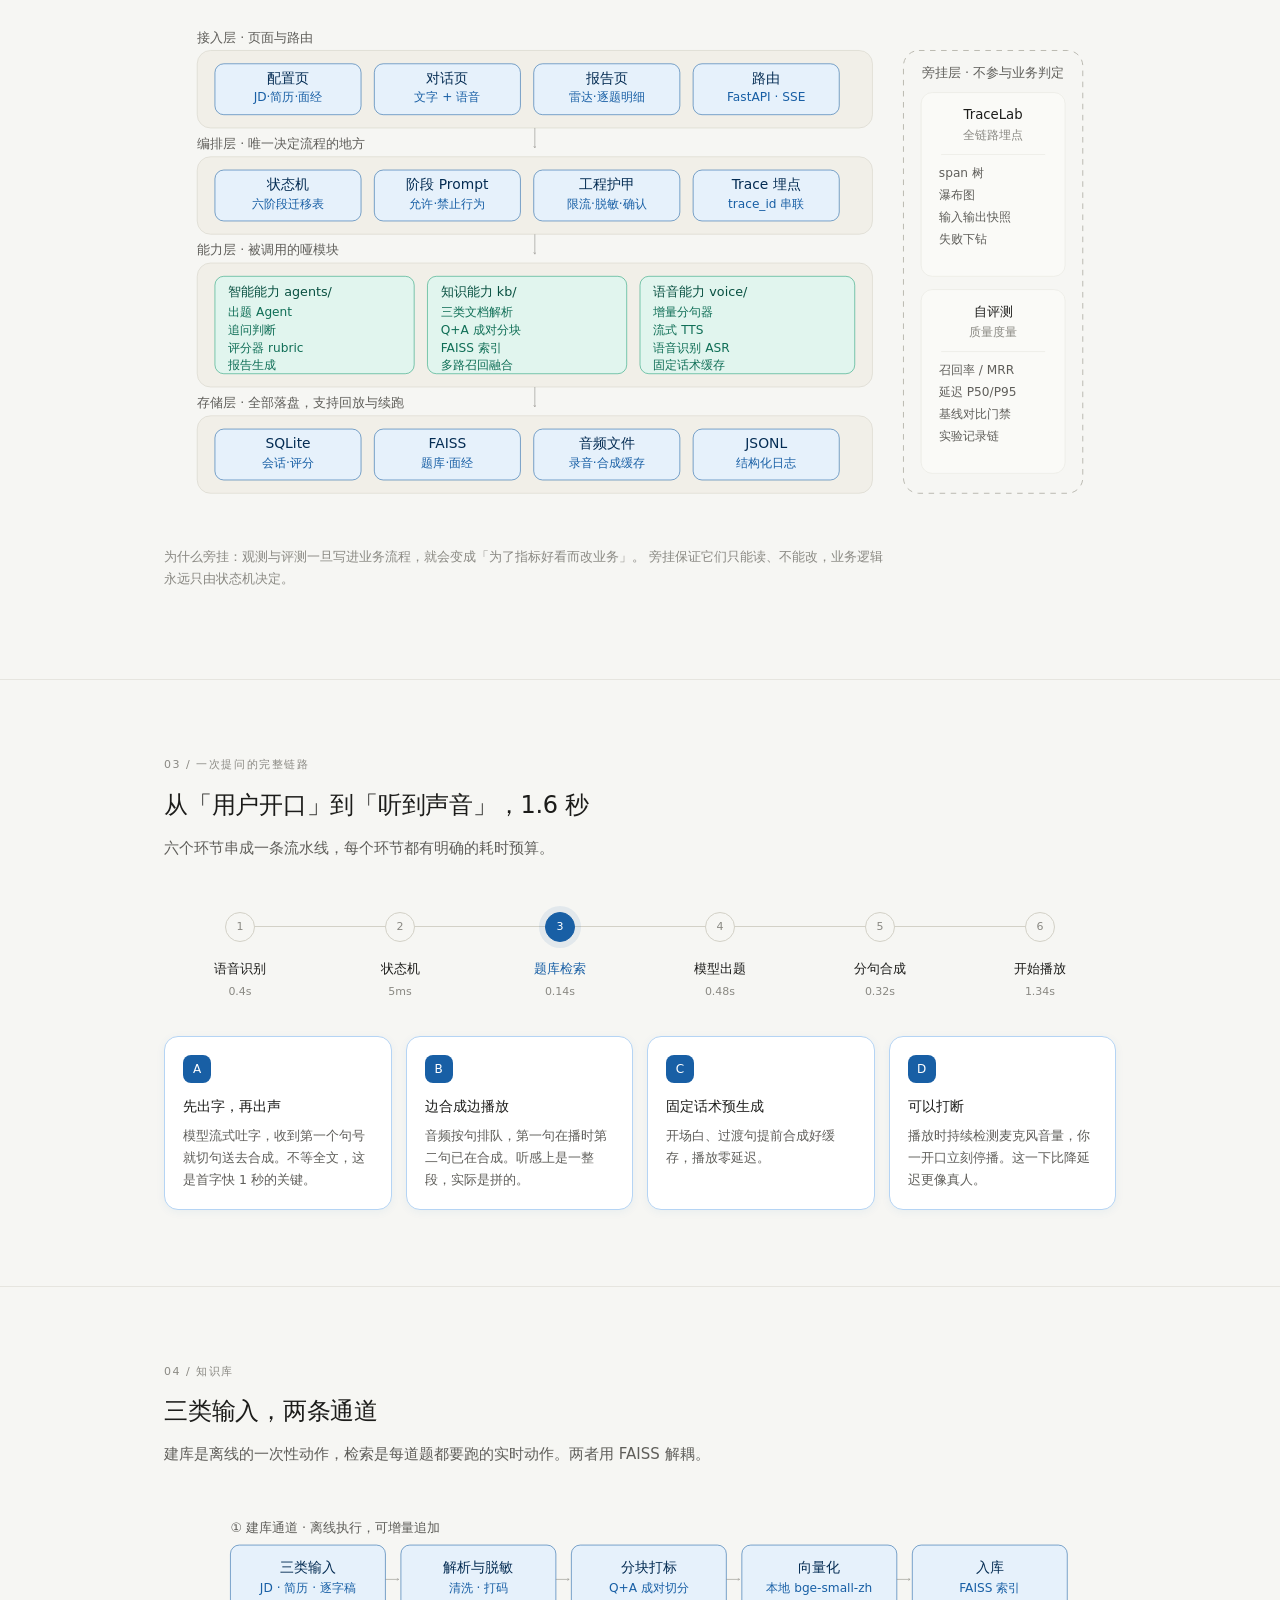
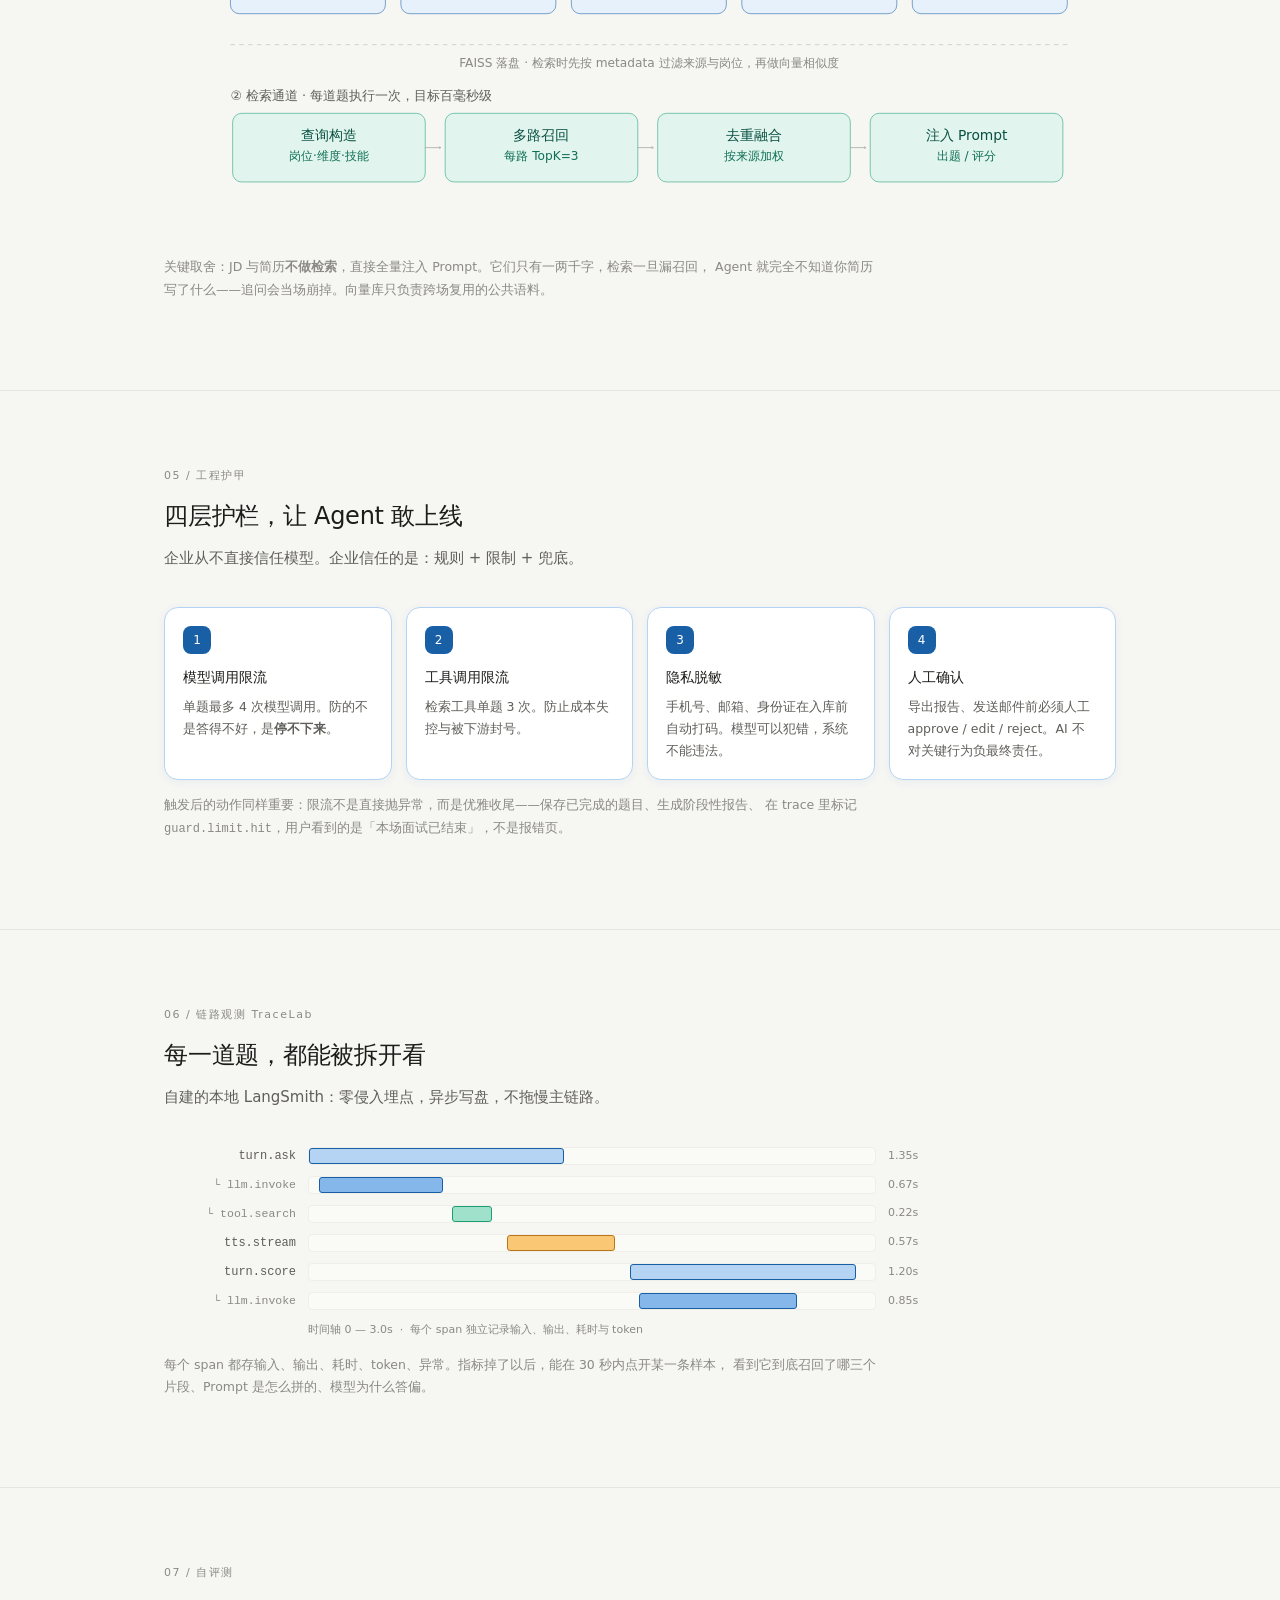
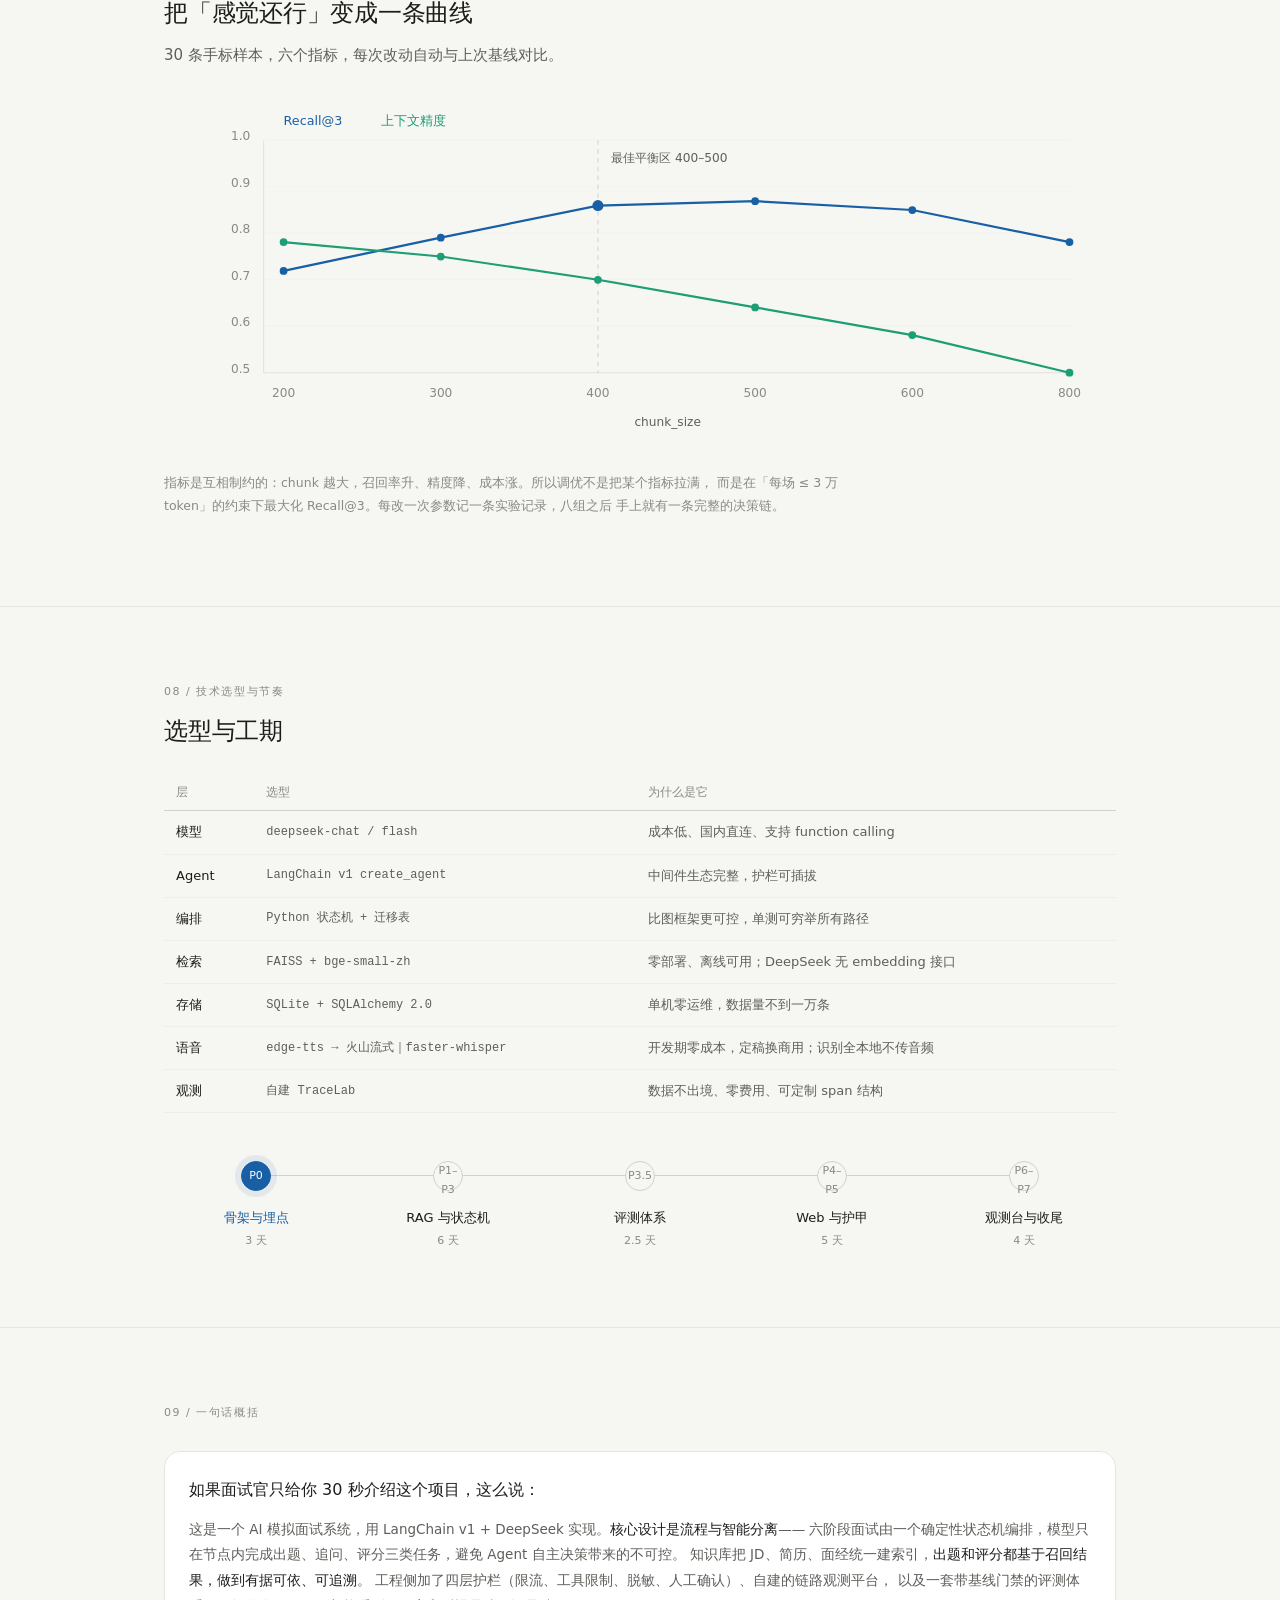
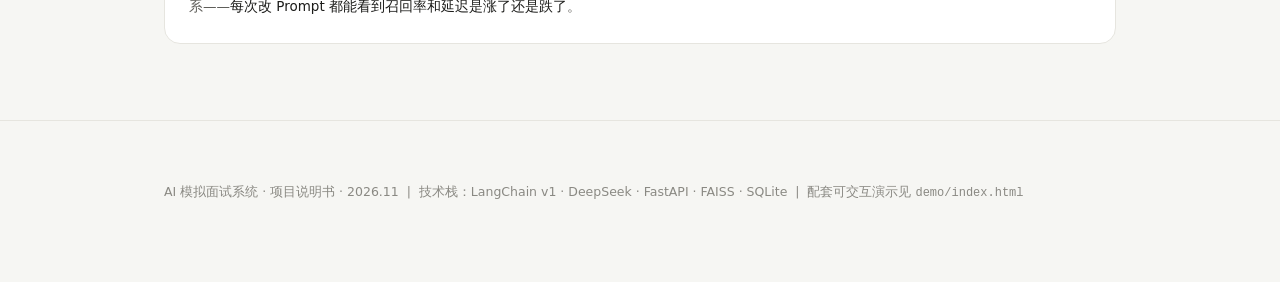
<file: demo/overview.html>
<!DOCTYPE html>
<html lang="zh-CN">
<head>
<meta charset="utf-8">
<meta name="viewport" content="width=device-width, initial-scale=1">
<title>AI 模拟面试系统 · 项目说明书</title>
<style>
:root{
  --bg:#F6F6F3; --surface:#fff; --line:#E6E5DF; --line2:#D3D1C7; --line3:#EFEEE9;
  --ink:#1C1C1A; --ink2:#5F5E5A; --ink3:#8A8983;
  --blue:#185FA5; --blue2:#042C53; --bluebg:#E6F1FB; --blueline:#B5D4F4;
  --teal:#1D9E75; --tealbg:#E1F5EE; --teald:#085041; --teall:#0F6E56;
  --amber:#BA7517; --amberbg:#FAEEDA;
  --red:#A32D2D; --redbg:#FCEBEB;
}
*{box-sizing:border-box}
html{scroll-behavior:smooth}
body{margin:0;background:var(--bg);color:var(--ink);font-size:14px;line-height:1.7;
  font-family:"PingFang SC","Microsoft YaHei",system-ui,-apple-system,"Segoe UI",sans-serif;
  -webkit-font-smoothing:antialiased}
.progress{position:fixed;top:0;left:0;height:2px;background:var(--blue);width:0;z-index:200;transition:width .1s linear}
.nav{position:fixed;top:0;left:0;right:0;height:54px;z-index:100;display:flex;align-items:center;
  background:rgba(246,246,243,.88);backdrop-filter:blur(10px);border-bottom:1px solid var(--line)}
.nav .wrap{display:flex;align-items:center;justify-content:space-between;width:100%}
.brand{display:flex;align-items:center;gap:9px;font-weight:500}
.logo{width:26px;height:26px;border-radius:8px;background:var(--blue);color:#fff;display:grid;place-items:center;font-size:12px}
.nav a{color:var(--ink2);text-decoration:none;font-size:12px;margin-left:18px;transition:color .2s}
.nav a:hover{color:var(--blue)}
.wrap{max-width:1000px;margin:0 auto;padding:0 24px}
section{padding:76px 0;border-top:1px solid var(--line)}
section:first-of-type{border-top:0}
.kicker{font-size:11px;letter-spacing:.14em;color:var(--ink3);margin-bottom:14px}
h1{font-size:34px;line-height:1.3;font-weight:500;margin:0 0 14px;letter-spacing:-.01em}
h2{font-size:24px;line-height:1.4;font-weight:500;margin:0 0 12px;letter-spacing:-.01em}
h3{font-size:15px;font-weight:500;margin:0 0 10px}
.lead{font-size:15px;color:var(--ink2);max-width:660px;line-height:1.85;margin:0}
.note{font-size:12.5px;color:var(--ink3);line-height:1.8;margin-top:14px;max-width:720px}
.hero{padding:120px 0 84px}
.stats{display:flex;gap:44px;margin-top:40px;flex-wrap:wrap}
.stat .v{font-size:27px;font-weight:500;letter-spacing:-.02em}
.stat .k{font-size:12px;color:var(--ink3);margin-top:2px}
.tag{display:inline-block;font-size:11px;padding:2px 9px;border-radius:999px;background:var(--tealbg);
  color:var(--teald);border:1px solid #9FE1CB;line-height:1.7}
.tag.blue{background:var(--bluebg);color:var(--blue2);border-color:var(--blueline)}
.tag.gray{background:var(--line3);color:var(--ink2);border-color:var(--line2)}
.tag.amber{background:var(--amberbg);color:#854F0B;border-color:#FAC775}
.reveal{opacity:0;transform:translateY(16px);transition:opacity .7s ease,transform .7s ease}
.reveal.in{opacity:1;transform:none}

.tl{position:relative;margin-top:38px}
.tl::before{content:'';position:absolute;left:15px;top:10px;bottom:10px;width:1px;background:var(--line2)}
.tli{position:relative;padding-left:50px;padding-bottom:28px}
.tli:last-child{padding-bottom:0}
.tli .dot{position:absolute;left:0;top:0;width:31px;height:31px;border-radius:50%;background:#fff;
  border:1px solid var(--line2);display:grid;place-items:center;font-size:12px;color:var(--ink3);
  transition:all .4s ease}
.tli.on .dot{background:var(--blue);border-color:var(--blue);color:#fff;box-shadow:0 0 0 7px rgba(24,95,165,.07)}
.tli .t{font-size:15px;font-weight:500;margin-bottom:5px;display:flex;align-items:center;gap:10px;transition:color .3s}
.tli.on .t{color:var(--blue)}
.tli .d{font-size:13px;color:var(--ink2);line-height:1.8;max-width:640px}

.pipe{display:grid;grid-template-columns:repeat(6,1fr);gap:8px;margin-top:40px;position:relative}
.pipe::before{content:'';position:absolute;top:24px;left:8.3%;right:8.3%;height:1px;background:var(--line2)}
.pn{position:relative;text-align:center;padding-top:56px}
.pn .b{position:absolute;top:10px;left:50%;transform:translateX(-50%);width:30px;height:30px;border-radius:50%;
  background:var(--bg);border:1px solid var(--line2);display:grid;place-items:center;font-size:11px;
  color:var(--ink3);transition:all .35s ease;z-index:2}
.pn.on .b{background:var(--blue);border-color:var(--blue);color:#fff;box-shadow:0 0 0 6px rgba(24,95,165,.09)}
.pn .n{font-size:13px;font-weight:500;margin-bottom:3px;transition:color .3s}
.pn.on .n{color:var(--blue)}
.pn .m{font-size:11px;color:var(--ink3)}

.cards{display:grid;grid-template-columns:repeat(4,1fr);gap:14px;margin-top:34px}
.card{background:var(--surface);border:1px solid var(--line);border-radius:14px;padding:18px;
  opacity:.55;transform:translateY(6px);transition:all .5s ease}
.card.on{opacity:1;transform:none;border-color:var(--blueline);box-shadow:0 2px 10px rgba(24,95,165,.06)}
.card .ic{width:28px;height:28px;border-radius:8px;display:grid;place-items:center;font-size:12px;
  background:var(--bluebg);color:var(--blue);margin-bottom:12px}
.card.on .ic{background:var(--blue);color:#fff}
.card .ct{font-size:14px;font-weight:500;margin-bottom:6px}
.card .cd{font-size:12.5px;color:var(--ink2);line-height:1.75}

.wf{margin-top:34px;max-width:780px}
.wfrow{display:grid;grid-template-columns:132px 1fr 56px;gap:12px;align-items:center;margin-bottom:9px}
.wfrow .lab{font-size:12px;color:var(--ink2);text-align:right;font-family:var(--font-mono,monospace)}
.wfrow .lab.sub{color:var(--ink3);font-size:11.5px}
.wfrow .track{height:18px;background:#FAFAF7;border-radius:4px;border:1px solid var(--line3);position:relative}
.wfrow .bar2{height:100%;border-radius:3px;width:0;transition:width 1.1s cubic-bezier(.2,.7,.2,1)}
.wfrow .dur{font-size:11px;color:var(--ink3)}

.table{width:100%;border-collapse:collapse;margin-top:26px;font-size:13px}
.table th{text-align:left;font-weight:500;color:var(--ink3);font-size:11.5px;padding:8px 12px;
  border-bottom:1px solid var(--line2)}
.table td{padding:10px 12px;border-bottom:1px solid var(--line3);color:var(--ink2)}
.table td:first-child{color:var(--ink);font-weight:500}
.mono{font-family:ui-monospace,SFMono-Regular,Menlo,monospace;font-size:12px}

.qbox{background:var(--surface);border:1px solid var(--line);border-radius:16px;padding:24px;margin-top:28px}
.qbox .q{font-size:16px;font-weight:500;margin-bottom:14px}
.qbox .a{font-size:13.5px;color:var(--ink2);line-height:1.9}
.qbox .a b{color:var(--ink);font-weight:500}

footer{padding:60px 0 80px;border-top:1px solid var(--line);color:var(--ink3);font-size:12.5px}
.chart path{stroke-dasharray:1400;stroke-dashoffset:1400;transition:stroke-dashoffset 1.8s ease}
.chart.in path{stroke-dashoffset:0}
.chart circle{opacity:0;transition:opacity .4s ease .9s}
.chart.in circle{opacity:1}
@media(max-width:820px){
  .nav a{display:none}
  h1{font-size:26px}
  .pipe{grid-template-columns:repeat(3,1fr);row-gap:26px}
  .pipe::before{display:none}
  .cards{grid-template-columns:repeat(2,1fr)}
  .wfrow{grid-template-columns:86px 1fr 46px}
  .stats{gap:26px}
}
</style>
</head>
<body>

<div class="progress" id="prog"></div>

<div class="nav">
  <div class="wrap">
    <div class="brand"><div class="logo">面</div><span>AI 模拟面试系统</span>
      <span class="tag amber" style="margin-left:6px">项目说明书</span></div>
    <div>
      <a href="#journey">用户旅程</a>
      <a href="#arch">分层架构</a>
      <a href="#chain">问答链路</a>
      <a href="#kb">知识库</a>
      <a href="#guard">工程护甲</a>
      <a href="#trace">链路观测</a>
      <a href="#eval">自评测</a>
    </div>
  </div>
</div>

<section class="hero">
  <div class="wrap">
    <div class="kicker">PROJECT OVERVIEW · 2026.11</div>
    <h1>AI 模拟面试系统<br>一个「敢上线」的面试 Agent</h1>
    <p class="lead">
      面向技术岗求职者：选定岗位、粘贴简历，系统按六阶段完成一场完整面试——逐题提问、针对回答追问、
      按 rubric 打分、输出可执行的改进报告。它同时是一个工程样板：每一次模型调用、每一次检索、每一次语音合成
      都被记录、可回放、可度量。
    </p>
    <div class="stats">
      <div class="stat"><div class="v">6</div><div class="k">面试阶段</div></div>
      <div class="stat"><div class="v">4</div><div class="k">层工程护甲</div></div>
      <div class="stat"><div class="v">3</div><div class="k">类知识来源</div></div>
      <div class="stat"><div class="v">8</div><div class="k">张数据表</div></div>
      <div class="stat"><div class="v">23<span style="font-size:14px"> 天</span></div><div class="k">交付周期</div></div>
    </div>
    <p class="note">一句话定位：流程由确定性状态机控制，模型只在节点内完成「出题、追问、评分」三件事。</p>
  </div>
</section>

<section id="journey">
  <div class="wrap">
    <div class="reveal">
      <div class="kicker">01 / 用户旅程</div>
      <h2>一个人从打开页面到拿到报告，只经过六个环节</h2>
      <p class="lead">主线操作只有两种：<b>填</b> 和 <b>确认</b>。除此之外系统自己跑。</p>
    </div>

    <div class="tl" id="timeline">
      <div class="tli">
        <div class="dot">1</div>
        <div class="t"><span>配置面试</span><span class="tag gray">用户</span></div>
        <div class="d">填岗位名称、级别、题数；粘贴 JD 与简历；可选上传面经逐字稿。三类资料会被统一建库。</div>
      </div>
      <div class="tli">
        <div class="dot">2</div>
        <div class="t"><span>构建知识库</span><span class="tag">系统</span></div>
        <div class="d">解析 → 脱敏 → 按问答成对切分 → 向量化入库。全流程 3 秒左右，页面展示每一步的进度与结果（如「42 个片段」）。</div>
      </div>
      <div class="tli">
        <div class="dot">3</div>
        <div class="t"><span>确认大纲</span><span class="tag gray">用户</span></div>
        <div class="d">看到考察维度与题目清单，可换题、调难度。这是用户唯一能干预出题的地方，也是 RAG 召回结果的可视化窗口。</div>
      </div>
      <div class="tli">
        <div class="dot">4</div>
        <div class="t"><span>语音提问</span><span class="tag">系统</span></div>
        <div class="d">文字先流式逐字出现，同时按句送进 TTS。首字可听控制在 1.2 秒内，句中不停顿，可被用户打断。</div>
      </div>
      <div class="tli">
        <div class="dot">5</div>
        <div class="t"><span>作答与追问</span><span class="tag gray">用户</span></div>
        <div class="d">语音或打字作答。只有当回答少于 80 字、或没命中考察要点时才追问，单题最多 2 轮。</div>
      </div>
      <div class="tli">
        <div class="dot">6</div>
        <div class="t"><span>面试报告</span><span class="tag">系统</span></div>
        <div class="d">总分、四维雷达、逐题明细（含参考答案要点）、短板 TOP2 与学习路径，可导出 Markdown。</div>
      </div>
    </div>
  </div>
</section>

<section id="arch">
  <div class="wrap">
    <div class="reveal">
      <div class="kicker">02 / 分层架构</div>
      <h2>四层业务 + 一层旁挂</h2>
      <p class="lead">所有能力模块都是被状态机调用的「哑模块」——它们不知道自己当前是第几题、下一步该干什么。</p>
    </div>

    <svg viewBox="0 0 860 470" width="100%" role="img" style="margin-top:34px">
      <title>项目分层架构</title>
      <defs>
        <marker id="a1" viewBox="0 0 10 10" refX="8" refY="5" markerWidth="5" markerHeight="5" orient="auto-start-reverse">
          <path d="M2 1L8 5L2 9" fill="none" stroke="#888780" stroke-width="1.5" stroke-linecap="round"/>
        </marker>
      </defs>
      <g font-family="inherit">
        <text x="30" y="34" font-size="11.5" fill="#5F5E5A">接入层 · 页面与路由</text>
        <rect x="30" y="42" width="610" height="70" rx="12" fill="#F1EFE8" stroke="#D3D1C7" stroke-width="0.5"/>
        <rect x="46" y="54" width="132" height="46" rx="8" fill="#E6F1FB" stroke="#185FA5" stroke-width="0.5"/>
        <text x="112" y="71" font-size="12.5" font-weight="500" fill="#042C53" text-anchor="middle">配置页</text>
        <text x="112" y="88" font-size="11" fill="#185FA5" text-anchor="middle">JD·简历·面经</text>
        <rect x="190" y="54" width="132" height="46" rx="8" fill="#E6F1FB" stroke="#185FA5" stroke-width="0.5"/>
        <text x="256" y="71" font-size="12.5" font-weight="500" fill="#042C53" text-anchor="middle">对话页</text>
        <text x="256" y="88" font-size="11" fill="#185FA5" text-anchor="middle">文字 + 语音</text>
        <rect x="334" y="54" width="132" height="46" rx="8" fill="#E6F1FB" stroke="#185FA5" stroke-width="0.5"/>
        <text x="400" y="71" font-size="12.5" font-weight="500" fill="#042C53" text-anchor="middle">报告页</text>
        <text x="400" y="88" font-size="11" fill="#185FA5" text-anchor="middle">雷达·逐题明细</text>
        <rect x="478" y="54" width="132" height="46" rx="8" fill="#E6F1FB" stroke="#185FA5" stroke-width="0.5"/>
        <text x="544" y="71" font-size="12.5" font-weight="500" fill="#042C53" text-anchor="middle">路由</text>
        <text x="544" y="88" font-size="11" fill="#185FA5" text-anchor="middle">FastAPI · SSE</text>

        <line x1="335" y1="112" x2="335" y2="130" stroke="#888780" stroke-width="0.5" marker-end="url(#a1)"/>

        <text x="30" y="130" font-size="11.5" fill="#5F5E5A">编排层 · 唯一决定流程的地方</text>
        <rect x="30" y="138" width="610" height="70" rx="12" fill="#F1EFE8" stroke="#D3D1C7" stroke-width="0.5"/>
        <rect x="46" y="150" width="132" height="46" rx="8" fill="#E6F1FB" stroke="#185FA5" stroke-width="0.5"/>
        <text x="112" y="167" font-size="12.5" font-weight="500" fill="#042C53" text-anchor="middle">状态机</text>
        <text x="112" y="184" font-size="11" fill="#185FA5" text-anchor="middle">六阶段迁移表</text>
        <rect x="190" y="150" width="132" height="46" rx="8" fill="#E6F1FB" stroke="#185FA5" stroke-width="0.5"/>
        <text x="256" y="167" font-size="12.5" font-weight="500" fill="#042C53" text-anchor="middle">阶段 Prompt</text>
        <text x="256" y="184" font-size="11" fill="#185FA5" text-anchor="middle">允许·禁止行为</text>
        <rect x="334" y="150" width="132" height="46" rx="8" fill="#E6F1FB" stroke="#185FA5" stroke-width="0.5"/>
        <text x="400" y="167" font-size="12.5" font-weight="500" fill="#042C53" text-anchor="middle">工程护甲</text>
        <text x="400" y="184" font-size="11" fill="#185FA5" text-anchor="middle">限流·脱敏·确认</text>
        <rect x="478" y="150" width="132" height="46" rx="8" fill="#E6F1FB" stroke="#185FA5" stroke-width="0.5"/>
        <text x="544" y="167" font-size="12.5" font-weight="500" fill="#042C53" text-anchor="middle">Trace 埋点</text>
        <text x="544" y="184" font-size="11" fill="#185FA5" text-anchor="middle">trace_id 串联</text>

        <line x1="335" y1="208" x2="335" y2="226" stroke="#888780" stroke-width="0.5" marker-end="url(#a1)"/>

        <text x="30" y="226" font-size="11.5" fill="#5F5E5A">能力层 · 被调用的哑模块</text>
        <rect x="30" y="234" width="610" height="112" rx="12" fill="#F1EFE8" stroke="#D3D1C7" stroke-width="0.5"/>
        <rect x="46" y="246" width="180" height="88" rx="8" fill="#E1F5EE" stroke="#1D9E75" stroke-width="0.5"/>
        <text x="58" y="264" font-size="11.5" font-weight="500" fill="#085041">智能能力 agents/</text>
        <text x="58" y="282" font-size="11" fill="#0F6E56">出题 Agent</text>
        <text x="58" y="298" font-size="11" fill="#0F6E56">追问判断</text>
        <text x="58" y="314" font-size="11" fill="#0F6E56">评分器 rubric</text>
        <text x="58" y="330" font-size="11" fill="#0F6E56">报告生成</text>
        <rect x="238" y="246" width="180" height="88" rx="8" fill="#E1F5EE" stroke="#1D9E75" stroke-width="0.5"/>
        <text x="250" y="264" font-size="11.5" font-weight="500" fill="#085041">知识能力 kb/</text>
        <text x="250" y="282" font-size="11" fill="#0F6E56">三类文档解析</text>
        <text x="250" y="298" font-size="11" fill="#0F6E56">Q+A 成对分块</text>
        <text x="250" y="314" font-size="11" fill="#0F6E56">FAISS 索引</text>
        <text x="250" y="330" font-size="11" fill="#0F6E56">多路召回融合</text>
        <rect x="430" y="246" width="194" height="88" rx="8" fill="#E1F5EE" stroke="#1D9E75" stroke-width="0.5"/>
        <text x="442" y="264" font-size="11.5" font-weight="500" fill="#085041">语音能力 voice/</text>
        <text x="442" y="282" font-size="11" fill="#0F6E56">增量分句器</text>
        <text x="442" y="298" font-size="11" fill="#0F6E56">流式 TTS</text>
        <text x="442" y="314" font-size="11" fill="#0F6E56">语音识别 ASR</text>
        <text x="442" y="330" font-size="11" fill="#0F6E56">固定话术缓存</text>

        <line x1="335" y1="346" x2="335" y2="364" stroke="#888780" stroke-width="0.5" marker-end="url(#a1)"/>

        <text x="30" y="364" font-size="11.5" fill="#5F5E5A">存储层 · 全部落盘，支持回放与续跑</text>
        <rect x="30" y="372" width="610" height="70" rx="12" fill="#F1EFE8" stroke="#D3D1C7" stroke-width="0.5"/>
        <rect x="46" y="384" width="132" height="46" rx="8" fill="#E6F1FB" stroke="#185FA5" stroke-width="0.5"/>
        <text x="112" y="401" font-size="12.5" font-weight="500" fill="#042C53" text-anchor="middle">SQLite</text>
        <text x="112" y="418" font-size="11" fill="#185FA5" text-anchor="middle">会话·评分</text>
        <rect x="190" y="384" width="132" height="46" rx="8" fill="#E6F1FB" stroke="#185FA5" stroke-width="0.5"/>
        <text x="256" y="401" font-size="12.5" font-weight="500" fill="#042C53" text-anchor="middle">FAISS</text>
        <text x="256" y="418" font-size="11" fill="#185FA5" text-anchor="middle">题库·面经</text>
        <rect x="334" y="384" width="132" height="46" rx="8" fill="#E6F1FB" stroke="#185FA5" stroke-width="0.5"/>
        <text x="400" y="401" font-size="12.5" font-weight="500" fill="#042C53" text-anchor="middle">音频文件</text>
        <text x="400" y="418" font-size="11" fill="#185FA5" text-anchor="middle">录音·合成缓存</text>
        <rect x="478" y="384" width="132" height="46" rx="8" fill="#E6F1FB" stroke="#185FA5" stroke-width="0.5"/>
        <text x="544" y="401" font-size="12.5" font-weight="500" fill="#042C53" text-anchor="middle">JSONL</text>
        <text x="544" y="418" font-size="11" fill="#185FA5" text-anchor="middle">结构化日志</text>

        <rect x="668" y="42" width="162" height="400" rx="14" fill="none" stroke="#B4B2A9" stroke-width="0.8" stroke-dasharray="5 5"/>
        <text x="749" y="66" font-size="11.5" fill="#5F5E5A" text-anchor="middle">旁挂层 · 不参与业务判定</text>
        <rect x="684" y="80" width="130" height="166" rx="10" fill="#FAFAF7" stroke="#E6E5DF" stroke-width="0.5"/>
        <text x="749" y="104" font-size="12" font-weight="500" fill="#1C1C1A" text-anchor="middle">TraceLab</text>
        <text x="749" y="122" font-size="11" fill="#8A8983" text-anchor="middle">全链路埋点</text>
        <line x1="702" y1="136" x2="796" y2="136" stroke="#E6E5DF" stroke-width="0.5"/>
        <text x="700" y="156" font-size="11" fill="#5F5E5A">span 树</text>
        <text x="700" y="176" font-size="11" fill="#5F5E5A">瀑布图</text>
        <text x="700" y="196" font-size="11" fill="#5F5E5A">输入输出快照</text>
        <text x="700" y="216" font-size="11" fill="#5F5E5A">失败下钻</text>
        <rect x="684" y="258" width="130" height="166" rx="10" fill="#FAFAF7" stroke="#E6E5DF" stroke-width="0.5"/>
        <text x="749" y="282" font-size="12" font-weight="500" fill="#1C1C1A" text-anchor="middle">自评测</text>
        <text x="749" y="300" font-size="11" fill="#8A8983" text-anchor="middle">质量度量</text>
        <line x1="702" y1="314" x2="796" y2="314" stroke="#E6E5DF" stroke-width="0.5"/>
        <text x="700" y="334" font-size="11" fill="#5F5E5A">召回率 / MRR</text>
        <text x="700" y="354" font-size="11" fill="#5F5E5A">延迟 P50/P95</text>
        <text x="700" y="374" font-size="11" fill="#5F5E5A">基线对比门禁</text>
        <text x="700" y="394" font-size="11" fill="#5F5E5A">实验记录链</text>
      </g>
    </svg>

    <p class="note">
      为什么旁挂：观测与评测一旦写进业务流程，就会变成「为了指标好看而改业务」。
      旁挂保证它们只能读、不能改，业务逻辑永远只由状态机决定。
    </p>
  </div>
</section>

<section id="chain">
  <div class="wrap">
    <div class="reveal">
      <div class="kicker">03 / 一次提问的完整链路</div>
      <h2>从「用户开口」到「听到声音」，1.6 秒</h2>
      <p class="lead">六个环节串成一条流水线，每个环节都有明确的耗时预算。</p>
    </div>

    <div class="pipe" id="pipe">
      <div class="pn"><div class="b">1</div><div class="n">语音识别</div><div class="m">0.4s</div></div>
      <div class="pn"><div class="b">2</div><div class="n">状态机</div><div class="m">5ms</div></div>
      <div class="pn"><div class="b">3</div><div class="n">题库检索</div><div class="m">0.14s</div></div>
      <div class="pn"><div class="b">4</div><div class="n">模型出题</div><div class="m">0.48s</div></div>
      <div class="pn"><div class="b">5</div><div class="n">分句合成</div><div class="m">0.32s</div></div>
      <div class="pn"><div class="b">6</div><div class="n">开始播放</div><div class="m">1.34s</div></div>
    </div>

    <div class="cards" id="cards1">
      <div class="card"><div class="ic">A</div><div class="ct">先出字，再出声</div>
        <div class="cd">模型流式吐字，收到第一个句号就切句送去合成。不等全文，这是首字快 1 秒的关键。</div></div>
      <div class="card"><div class="ic">B</div><div class="ct">边合成边播放</div>
        <div class="cd">音频按句排队，第一句在播时第二句已在合成。听感上是一整段，实际是拼的。</div></div>
      <div class="card"><div class="ic">C</div><div class="ct">固定话术预生成</div>
        <div class="cd">开场白、过渡句提前合成好缓存，播放零延迟。</div></div>
      <div class="card"><div class="ic">D</div><div class="ct">可以打断</div>
        <div class="cd">播放时持续检测麦克风音量，你一开口立刻停播。这一下比降延迟更像真人。</div></div>
    </div>
  </div>
</section>

<section id="kb">
  <div class="wrap">
    <div class="reveal">
      <div class="kicker">04 / 知识库</div>
      <h2>三类输入，两条通道</h2>
      <p class="lead">建库是离线的一次性动作，检索是每道题都要跑的实时动作。两者用 FAISS 解耦。</p>
    </div>

    <svg viewBox="0 0 860 300" width="100%" role="img" style="margin-top:34px">
      <title>知识库建库与检索双通道</title>
      <defs>
        <marker id="a2" viewBox="0 0 10 10" refX="8" refY="5" markerWidth="5" markerHeight="5" orient="auto-start-reverse">
          <path d="M2 1L8 5L2 9" fill="none" stroke="#888780" stroke-width="1.5" stroke-linecap="round"/>
        </marker>
      </defs>
      <g font-family="inherit">
        <text x="60" y="26" font-size="11.5" fill="#5F5E5A">① 建库通道 · 离线执行，可增量追加</text>
        <rect x="60" y="38" width="140" height="62" rx="8" fill="#E6F1FB" stroke="#185FA5" stroke-width="0.5"/>
        <text x="130" y="62" font-size="12.5" font-weight="500" fill="#042C53" text-anchor="middle">三类输入</text>
        <text x="130" y="80" font-size="11" fill="#185FA5" text-anchor="middle">JD · 简历 · 逐字稿</text>
        <line x1="200" y1="69" x2="212" y2="69" stroke="#888780" stroke-width="0.5" marker-end="url(#a2)"/>
        <rect x="214" y="38" width="140" height="62" rx="8" fill="#E6F1FB" stroke="#185FA5" stroke-width="0.5"/>
        <text x="284" y="62" font-size="12.5" font-weight="500" fill="#042C53" text-anchor="middle">解析与脱敏</text>
        <text x="284" y="80" font-size="11" fill="#185FA5" text-anchor="middle">清洗 · 打码</text>
        <line x1="354" y1="69" x2="366" y2="69" stroke="#888780" stroke-width="0.5" marker-end="url(#a2)"/>
        <rect x="368" y="38" width="140" height="62" rx="8" fill="#E6F1FB" stroke="#185FA5" stroke-width="0.5"/>
        <text x="438" y="62" font-size="12.5" font-weight="500" fill="#042C53" text-anchor="middle">分块打标</text>
        <text x="438" y="80" font-size="11" fill="#185FA5" text-anchor="middle">Q+A 成对切分</text>
        <line x1="508" y1="69" x2="520" y2="69" stroke="#888780" stroke-width="0.5" marker-end="url(#a2)"/>
        <rect x="522" y="38" width="140" height="62" rx="8" fill="#E6F1FB" stroke="#185FA5" stroke-width="0.5"/>
        <text x="592" y="62" font-size="12.5" font-weight="500" fill="#042C53" text-anchor="middle">向量化</text>
        <text x="592" y="80" font-size="11" fill="#185FA5" text-anchor="middle">本地 bge-small-zh</text>
        <line x1="662" y1="69" x2="674" y2="69" stroke="#888780" stroke-width="0.5" marker-end="url(#a2)"/>
        <rect x="676" y="38" width="140" height="62" rx="8" fill="#E6F1FB" stroke="#185FA5" stroke-width="0.5"/>
        <text x="746" y="62" font-size="12.5" font-weight="500" fill="#042C53" text-anchor="middle">入库</text>
        <text x="746" y="80" font-size="11" fill="#185FA5" text-anchor="middle">FAISS 索引</text>

        <line x1="60" y1="128" x2="816" y2="128" stroke="#B4B2A9" stroke-width="0.5" stroke-dasharray="4 4"/>
        <text x="438" y="148" font-size="11" fill="#8A8983" text-anchor="middle">FAISS 落盘 · 检索时先按 metadata 过滤来源与岗位，再做向量相似度</text>

        <text x="60" y="178" font-size="11.5" fill="#5F5E5A">② 检索通道 · 每道题执行一次，目标百毫秒级</text>
        <rect x="62" y="190" width="174" height="62" rx="8" fill="#E1F5EE" stroke="#1D9E75" stroke-width="0.5"/>
        <text x="149" y="214" font-size="12.5" font-weight="500" fill="#085041" text-anchor="middle">查询构造</text>
        <text x="149" y="232" font-size="11" fill="#0F6E56" text-anchor="middle">岗位·维度·技能</text>
        <line x1="236" y1="221" x2="250" y2="221" stroke="#888780" stroke-width="0.5" marker-end="url(#a2)"/>
        <rect x="254" y="190" width="174" height="62" rx="8" fill="#E1F5EE" stroke="#1D9E75" stroke-width="0.5"/>
        <text x="341" y="214" font-size="12.5" font-weight="500" fill="#085041" text-anchor="middle">多路召回</text>
        <text x="341" y="232" font-size="11" fill="#0F6E56" text-anchor="middle">每路 TopK=3</text>
        <line x1="428" y1="221" x2="442" y2="221" stroke="#888780" stroke-width="0.5" marker-end="url(#a2)"/>
        <rect x="446" y="190" width="174" height="62" rx="8" fill="#E1F5EE" stroke="#1D9E75" stroke-width="0.5"/>
        <text x="533" y="214" font-size="12.5" font-weight="500" fill="#085041" text-anchor="middle">去重融合</text>
        <text x="533" y="232" font-size="11" fill="#0F6E56" text-anchor="middle">按来源加权</text>
        <line x1="620" y1="221" x2="634" y2="221" stroke="#888780" stroke-width="0.5" marker-end="url(#a2)"/>
        <rect x="638" y="190" width="174" height="62" rx="8" fill="#E1F5EE" stroke="#1D9E75" stroke-width="0.5"/>
        <text x="725" y="214" font-size="12.5" font-weight="500" fill="#085041" text-anchor="middle">注入 Prompt</text>
        <text x="725" y="232" font-size="11" fill="#0F6E56" text-anchor="middle">出题 / 评分</text>
      </g>
    </svg>

    <p class="note">
      关键取舍：JD 与简历<b>不做检索</b>，直接全量注入 Prompt。它们只有一两千字，检索一旦漏召回，
      Agent 就完全不知道你简历写了什么——追问会当场崩掉。向量库只负责跨场复用的公共语料。
    </p>
  </div>
</section>

<section id="guard">
  <div class="wrap">
    <div class="reveal">
      <div class="kicker">05 / 工程护甲</div>
      <h2>四层护栏，让 Agent 敢上线</h2>
      <p class="lead">企业从不直接信任模型。企业信任的是：规则 + 限制 + 兜底。</p>
    </div>

    <div class="cards" id="cards2" style="grid-template-columns:repeat(4,1fr)">
      <div class="card"><div class="ic">1</div><div class="ct">模型调用限流</div>
        <div class="cd">单题最多 4 次模型调用。防的不是答得不好，是<b>停不下来</b>。</div></div>
      <div class="card"><div class="ic">2</div><div class="ct">工具调用限流</div>
        <div class="cd">检索工具单题 3 次。防止成本失控与被下游封号。</div></div>
      <div class="card"><div class="ic">3</div><div class="ct">隐私脱敏</div>
        <div class="cd">手机号、邮箱、身份证在入库前自动打码。模型可以犯错，系统不能违法。</div></div>
      <div class="card"><div class="ic">4</div><div class="ct">人工确认</div>
        <div class="cd">导出报告、发送邮件前必须人工 approve / edit / reject。AI 不对关键行为负最终责任。</div></div>
    </div>

    <p class="note">
      触发后的动作同样重要：限流不是直接抛异常，而是优雅收尾——保存已完成的题目、生成阶段性报告、
      在 trace 里标记 <span class="mono">guard.limit.hit</span>，用户看到的是「本场面试已结束」，不是报错页。
    </p>
  </div>
</section>

<section id="trace">
  <div class="wrap">
    <div class="reveal">
      <div class="kicker">06 / 链路观测 TraceLab</div>
      <h2>每一道题，都能被拆开看</h2>
      <p class="lead">自建的本地 LangSmith：零侵入埋点，异步写盘，不拖慢主链路。</p>
    </div>

    <div class="wf" id="wf">
      <div class="wfrow"><div class="lab">turn.ask</div>
        <div class="track"><div class="bar2" style="--w:45%;background:#B5D4F4;border:1px solid #185FA5"></div></div>
        <div class="dur">1.35s</div></div>
      <div class="wfrow"><div class="lab sub">└ llm.invoke</div>
        <div class="track"><div class="bar2" style="--w:22%;background:#85B7EB;border:1px solid #185FA5;margin-left:1.7%"></div></div>
        <div class="dur">0.67s</div></div>
      <div class="wfrow"><div class="lab sub">　└ tool.search</div>
        <div class="track"><div class="bar2" style="--w:7%;background:#9FE1CB;border:1px solid #1D9E75;margin-left:25.3%"></div></div>
        <div class="dur">0.22s</div></div>
      <div class="wfrow"><div class="lab">tts.stream</div>
        <div class="track"><div class="bar2" style="--w:19%;background:#FAC775;border:1px solid #BA7517;margin-left:35%"></div></div>
        <div class="dur">0.57s</div></div>
      <div class="wfrow"><div class="lab">turn.score</div>
        <div class="track"><div class="bar2" style="--w:40%;background:#B5D4F4;border:1px solid #185FA5;margin-left:56.7%"></div></div>
        <div class="dur">1.20s</div></div>
      <div class="wfrow"><div class="lab sub">└ llm.invoke</div>
        <div class="track"><div class="bar2" style="--w:28%;background:#85B7EB;border:1px solid #185FA5;margin-left:58.3%"></div></div>
        <div class="dur">0.85s</div></div>
      <div style="font-size:11px;color:var(--ink3);margin-top:10px;padding-left:144px">时间轴 0 — 3.0s &nbsp;·&nbsp; 每个 span 独立记录输入、输出、耗时与 token</div>
    </div>

    <p class="note">
      每个 span 都存输入、输出、耗时、token、异常。指标掉了以后，能在 30 秒内点开某一条样本，
      看到它到底召回了哪三个片段、Prompt 是怎么拼的、模型为什么答偏。
    </p>
  </div>
</section>

<section id="eval">
  <div class="wrap">
    <div class="reveal">
      <div class="kicker">07 / 自评测</div>
      <h2>把「感觉还行」变成一条曲线</h2>
      <p class="lead">30 条手标样本，六个指标，每次改动自动与上次基线对比。</p>
    </div>

    <svg class="chart reveal" id="chart" viewBox="0 0 860 320" width="100%" role="img" style="margin-top:26px">
      <title>chunk_size 与召回率、上下文精度的权衡</title>
      <g font-family="inherit">
        <line x1="90" y1="40" x2="90" y2="250" stroke="#D3D1C7" stroke-width="0.5"/>
        <line x1="90" y1="250" x2="820" y2="250" stroke="#D3D1C7" stroke-width="0.5"/>
        <line x1="90" y1="208" x2="820" y2="208" stroke="#EFEEE9" stroke-width="0.5"/>
        <line x1="90" y1="166" x2="820" y2="166" stroke="#EFEEE9" stroke-width="0.5"/>
        <line x1="90" y1="124" x2="820" y2="124" stroke="#EFEEE9" stroke-width="0.5"/>
        <line x1="90" y1="82" x2="820" y2="82" stroke="#EFEEE9" stroke-width="0.5"/>
        <line x1="90" y1="40" x2="820" y2="40" stroke="#EFEEE9" stroke-width="0.5"/>
        <text x="78" y="40" font-size="11" fill="#8A8983" text-anchor="end">1.0</text>
        <text x="78" y="82" font-size="11" fill="#8A8983" text-anchor="end">0.9</text>
        <text x="78" y="124" font-size="11" fill="#8A8983" text-anchor="end">0.8</text>
        <text x="78" y="166" font-size="11" fill="#8A8983" text-anchor="end">0.7</text>
        <text x="78" y="208" font-size="11" fill="#8A8983" text-anchor="end">0.6</text>
        <text x="78" y="250" font-size="11" fill="#8A8983" text-anchor="end">0.5</text>
        <text x="108" y="272" font-size="11" fill="#8A8983" text-anchor="middle">200</text>
        <text x="250" y="272" font-size="11" fill="#8A8983" text-anchor="middle">300</text>
        <text x="392" y="272" font-size="11" fill="#8A8983" text-anchor="middle">400</text>
        <text x="534" y="272" font-size="11" fill="#8A8983" text-anchor="middle">500</text>
        <text x="676" y="272" font-size="11" fill="#8A8983" text-anchor="middle">600</text>
        <text x="818" y="272" font-size="11" fill="#8A8983" text-anchor="middle">800</text>
        <text x="455" y="298" font-size="11" fill="#5F5E5A" text-anchor="middle">chunk_size</text>
        <line x1="392" y1="40" x2="392" y2="250" stroke="#B4B2A9" stroke-width="0.5" stroke-dasharray="4 4"/>
        <text x="404" y="60" font-size="11" fill="#5F5E5A">最佳平衡区 400–500</text>
        <path d="M108 158 L250 128 L392 99 L534 95 L676 103 L818 132" fill="none" stroke="#185FA5" stroke-width="2"/>
        <path d="M108 132 L250 145 L392 166 L534 191 L676 216 L818 250" fill="none" stroke="#1D9E75" stroke-width="2"/>
        <circle cx="108" cy="158" r="3.5" fill="#185FA5"/><circle cx="250" cy="128" r="3.5" fill="#185FA5"/>
        <circle cx="392" cy="99" r="5" fill="#185FA5"/><circle cx="534" cy="95" r="3.5" fill="#185FA5"/>
        <circle cx="676" cy="103" r="3.5" fill="#185FA5"/><circle cx="818" cy="132" r="3.5" fill="#185FA5"/>
        <circle cx="108" cy="132" r="3.5" fill="#1D9E75"/><circle cx="250" cy="145" r="3.5" fill="#1D9E75"/>
        <circle cx="392" cy="166" r="3.5" fill="#1D9E75"/><circle cx="534" cy="191" r="3.5" fill="#1D9E75"/>
        <circle cx="676" cy="216" r="3.5" fill="#1D9E75"/><circle cx="818" cy="250" r="3.5" fill="#1D9E75"/>
        <text x="108" y="26" font-size="11.5" fill="#185FA5">Recall@3</text>
        <text x="196" y="26" font-size="11.5" fill="#1D9E75">上下文精度</text>
      </g>
    </svg>

    <p class="note">
      指标是互相制约的：chunk 越大，召回率升、精度降、成本涨。所以调优不是把某个指标拉满，
      而是在「每场 ≤ 3 万 token」的约束下最大化 Recall@3。每改一次参数记一条实验记录，八组之后
      手上就有一条完整的决策链。
    </p>
  </div>
</section>

<section id="stack">
  <div class="wrap">
    <div class="reveal">
      <div class="kicker">08 / 技术选型与节奏</div>
      <h2>选型与工期</h2>
    </div>

    <table class="table">
      <thead><tr><th>层</th><th>选型</th><th>为什么是它</th></tr></thead>
      <tbody>
        <tr><td>模型</td><td class="mono">deepseek-chat / flash</td><td>成本低、国内直连、支持 function calling</td></tr>
        <tr><td>Agent</td><td class="mono">LangChain v1 create_agent</td><td>中间件生态完整，护栏可插拔</td></tr>
        <tr><td>编排</td><td class="mono">Python 状态机 + 迁移表</td><td>比图框架更可控，单测可穷举所有路径</td></tr>
        <tr><td>检索</td><td class="mono">FAISS + bge-small-zh</td><td>零部署、离线可用；DeepSeek 无 embedding 接口</td></tr>
        <tr><td>存储</td><td class="mono">SQLite + SQLAlchemy 2.0</td><td>单机零运维，数据量不到一万条</td></tr>
        <tr><td>语音</td><td class="mono">edge-tts → 火山流式｜faster-whisper</td><td>开发期零成本，定稿换商用；识别全本地不传音频</td></tr>
        <tr><td>观测</td><td class="mono">自建 TraceLab</td><td>数据不出境、零费用、可定制 span 结构</td></tr>
      </tbody>
    </table>

    <div class="pipe" style="grid-template-columns:repeat(5,1fr);margin-top:38px">
      <div class="pn on"><div class="b">P0</div><div class="n">骨架与埋点</div><div class="m">3 天</div></div>
      <div class="pn"><div class="b">P1–P3</div><div class="n">RAG 与状态机</div><div class="m">6 天</div></div>
      <div class="pn"><div class="b">P3.5</div><div class="n">评测体系</div><div class="m">2.5 天</div></div>
      <div class="pn"><div class="b">P4–P5</div><div class="n">Web 与护甲</div><div class="m">5 天</div></div>
      <div class="pn"><div class="b">P6–P7</div><div class="n">观测台与收尾</div><div class="m">4 天</div></div>
    </div>
  </div>
</section>

<section>
  <div class="wrap">
    <div class="reveal">
      <div class="kicker">09 / 一句话概括</div>
      <div class="qbox">
        <div class="q">如果面试官只给你 30 秒介绍这个项目，这么说：</div>
        <div class="a">
          这是一个 AI 模拟面试系统，用 LangChain v1 + DeepSeek 实现。<b>核心设计是流程与智能分离</b>——
          六阶段面试由一个确定性状态机编排，模型只在节点内完成出题、追问、评分三类任务，避免 Agent 自主决策带来的不可控。
          知识库把 JD、简历、面经统一建索引，<b>出题和评分都基于召回结果，做到有据可依、可追溯</b>。
          工程侧加了四层护栏（限流、工具限制、脱敏、人工确认）、自建的链路观测平台，
          以及一套带基线门禁的评测体系——<b>每次改 Prompt 都能看到召回率和延迟是涨了还是跌了</b>。
        </div>
      </div>
    </div>
  </div>
</section>

<footer>
  <div class="wrap">
    AI 模拟面试系统 · 项目说明书 · 2026.11 &nbsp;|&nbsp;
    技术栈：LangChain v1 · DeepSeek · FastAPI · FAISS · SQLite &nbsp;|&nbsp;
    配套可交互演示见 <span class="mono">demo/index.html</span>
  </div>
</footer>

<script>
const io = new IntersectionObserver(es => {
  es.forEach(e => { if(e.isIntersecting) e.target.classList.add('in'); });
}, {threshold: 0.18});
document.querySelectorAll('.reveal').forEach(el => io.observe(el));

const io2 = new IntersectionObserver(es => {
  es.forEach(e => {
    if(!e.isIntersecting) return;
    const bars = e.target.querySelectorAll('.bar2');
    bars.forEach((b, i) => setTimeout(() => { b.style.width = b.style.getPropertyValue('--w'); }, i * 120));
  });
}, {threshold: 0.3});
const wf = document.getElementById('wf');
if(wf) io2.observe(wf);

function cycle(container, sel, delay){
  const items = Array.from(container.querySelectorAll(sel));
  if(!items.length) return;
  let i = 0;
  const step = () => {
    items.forEach(x => x.classList.remove('on'));
    items[i].classList.add('on');
    i = (i + 1) % items.length;
  };
  step();
  setInterval(step, delay);
}
cycle(document.getElementById('timeline'), '.tli', 2400);
cycle(document.getElementById('pipe'), '.pn', 1000);

function stagger(id, delay){
  const box = document.getElementById(id);
  if(!box) return;
  const cs = Array.from(box.querySelectorAll('.card'));
  const ob = new IntersectionObserver(es => {
    es.forEach(e => {
      if(!e.isIntersecting) return;
      cs.forEach((c, i) => setTimeout(() => c.classList.add('on'), i * delay));
      ob.disconnect();
    });
  }, {threshold: 0.25});
  ob.observe(box);
}
stagger('cards1', 180);
stagger('cards2', 200);

const prog = document.getElementById('prog');
window.addEventListener('scroll', () => {
  const h = document.documentElement.scrollHeight - window.innerHeight;
  prog.style.width = (window.scrollY / h * 100) + '%';
}, {passive:true});
</script>
</body>
</html>
</file>
